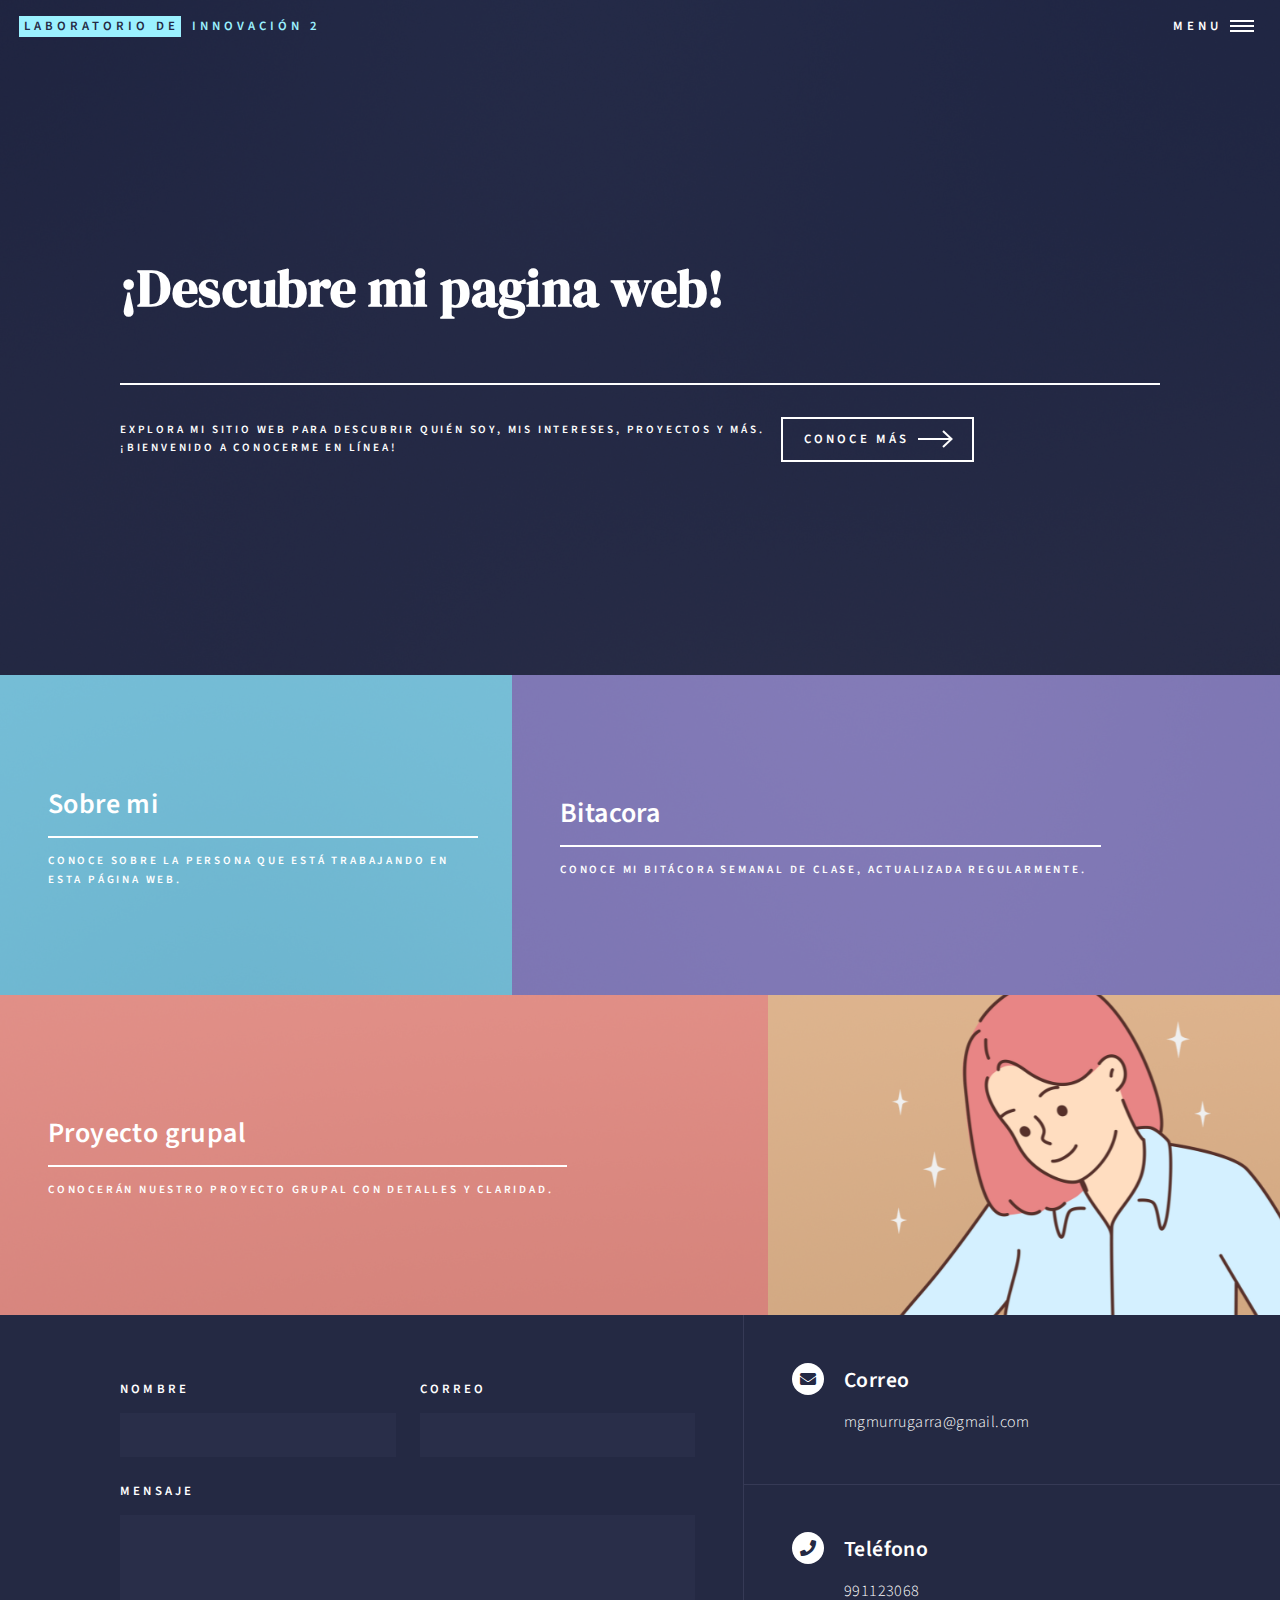
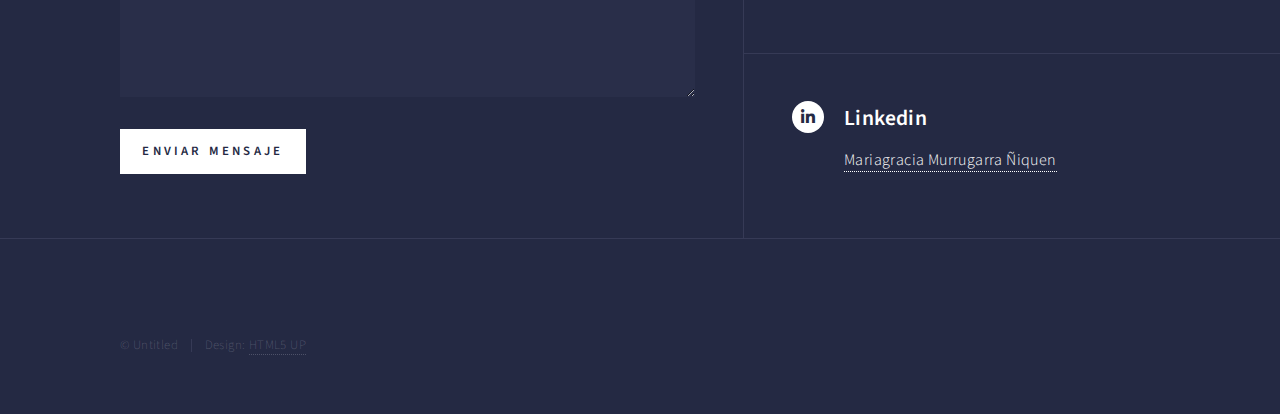
<file: index.html>
<!DOCTYPE HTML>
<!--
	Laboratorio de innovación 2
	html5up.net | @ajlkn
	Free for personal and commercial use under the CCA 3.0 license (html5up.net/license)
-->
<html>
	<head>
		<title>Laboratorio de innovación 2</title>
		<meta charset="utf-8" />
		<meta name="viewport" content="width=device-width, initial-scale=1, user-scalable=no" />
		<link rel="stylesheet" href="assets/css/main.css" />
		<noscript><link rel="stylesheet" href="assets/css/noscript.css" /></noscript>
	</head>
	<body class="is-preload">

		<!-- Wrapper -->
			<div id="wrapper">

				<!-- Header -->
					<header id="header" class="alt">
						<a href="index.html" class="logo"><strong>Laboratorio de </strong> <span>innovación 2</span></a>
						<nav>
							<a href="#menu">Menu</a>
						</nav>
						<link rel="preconnect" href="https://fonts.googleapis.com">
<link rel="preconnect" href="https://fonts.gstatic.com" crossorigin>
<link href="https://fonts.googleapis.com/css2?family=Alfa+Slab+One&family=DM+Serif+Display:ital@0;1&family=Kanit:ital,wght@0,100;0,200;0,300;0,400;0,500;0,600;0,700;0,800;0,900;1,100;1,200;1,300;1,400;1,500;1,600;1,700;1,800;1,900&family=Lilita+One&family=Nunito:ital,wght@0,200..1000;1,200..1000&family=Outfit:wght@100..900&family=Raleway:ital,wght@0,100..900;1,100..900&display=swap" rel="stylesheet">
						<link rel="preconnect" href="https://fonts.googleapis.com">
<link rel="preconnect" href="https://fonts.gstatic.com" crossorigin>
<link href="https://fonts.googleapis.com/css2?family=Alfa+Slab+One&family=DM+Serif+Display:ital@0;1&family=Lilita+One&family=Nunito:ital,wght@0,200..1000;1,200..1000&display=swap" rel="stylesheet">
					</header>

				<!-- Menu -->
					<nav id="menu">
						<ul class="links">
							<li><a href="index.html">Inicio</a></li>
							<li><a href="generic.html">Sobre mi</a></li>
							<li><a href="landing.html">Bitácora</a></li>
							<li><a href="elements.html">Trabajo grupal</a></li>
						</ul>
						<ul class="actions stacked">
				
						</ul>
					</nav>

				<!-- Banner -->
					<section id="banner" class="major">
						<div class="inner">
							<header class="major">
								<section id="tipoletra1"><h1>¡Descubre mi pagina web!</h1></section>
								
							</header>
							<div class="content">
								<p>Explora mi sitio web para descubrir quién soy, mis intereses, proyectos y más. <br />
								¡Bienvenido a conocerme en línea!</p>
								<ul class="actions">
									<li><a href="#one" class="button next scrolly">Conoce más</a></li>
								</ul>
							</div>
						</div>
					</section>

				<!-- Main -->
					<div id="main">

						<!-- One -->
							<section id="one" class="tiles">
								<article>
									<span class="image">
										<img src="images/pic01.jpg" alt="" />
									</span>
									<header class="major">
										<h3><a href="generic.html" class="link">Sobre mi</a></h3>
										<p>Conoce sobre la persona que está trabajando en esta página web.</p>
									</header>
								</article>
								<article>
									<span class="image">
										<img src="images/pic02.jpg" alt="" />
									</span>
									<header class="major">
										<h3><a href="landing.html" class="link">Bitacora</a></h3>
										<p>Conoce mi bitácora semanal de clase, actualizada regularmente.</p>
									</header>
								</article>
								<article>
									<span class="image">
										<img src="images/pic03.jpg" alt="" />
									</span>
									<header class="major">
										<h3><a href="elements.html" class="link">Proyecto grupal</a></h3>
										<p>Conocerán nuestro proyecto grupal con detalles y claridad.</p>
									</article>
									<article>
										<span class="image">
											<img src="images/pic03.jpg" alt="" />
										</span>
									<header class="major">
										
										<span class="images">
										<img src="images/pic 13 (1).png" alt="" />
										
										
									
								
									
								</article>
							</section>

						<!-- Two -->
	

					</div>

				<!-- Contact -->
					<section id="contact">
						<div class="inner">
							<section>
								<form method="post" action="#">
									<div class="fields">
										<div class="field half">
											<label for="name">Nombre</label>
											<input type="text" name="name" id="name" />
										</div>
										<div class="field half">
											<label for="email">Correo</label>
											<input type="text" name="email" id="email" />
										</div>
										<div class="field">
											<label for="message">Mensaje</label>
											<textarea name="message" id="message" rows="6"></textarea>
										</div>
									</div>
									<ul class="actions">
										<li><input type="submit" value="Enviar mensaje" class="primary" /></li>
									
									</ul>
								</form>
							</section>
							<section class="split">
								<section>
									<div class="contact-method">
										<span class="icon solid alt fa-envelope"></span>
										<h3>Correo</h3>
										<span>mgmurrugarra@gmail.com</span>
								</section>
								<section>
									<div class="contact-method">
										<span class="icon solid alt fa-phone"></span>
										<h3>Teléfono</h3>
										<span>991123068</span>
									</div>
								</section>
								<section>
									<div class="contact-method">
								
										<span<li><a href="#" class="icon brands alt fa-linkedin-in"><span class="label">LinkedIn</span></a></li>
										<h3>Linkedin</h3>
										<span> <a href=https://www.linkedin.com/in/mariagraciamurrugarra/?utm_source>Mariagracia Murrugarra Ñiquen </a>
										<br />
										</span>
									</div>
								</section>
							</section>
						</div>
					</section>

				<!-- Footer -->
					<footer id="footer">
						<div class="inner">
							<ul class="icons">
							
							</ul>
							<ul class="copyright">
								<li>&copy; Untitled</li><li>Design: <a href="https://html5up.net">HTML5 UP</a></li>
							</ul>
						</div>
					</footer>

			</div>

		<!-- Scripts -->
			<script src="assets/js/jquery.min.js"></script>
			<script src="assets/js/jquery.scrolly.min.js"></script>
			<script src="assets/js/jquery.scrollex.min.js"></script>
			<script src="assets/js/browser.min.js"></script>
			<script src="assets/js/breakpoints.min.js"></script>
			<script src="assets/js/util.js"></script>
			<script src="assets/js/main.js"></script>

	</body>
</html>
</file>
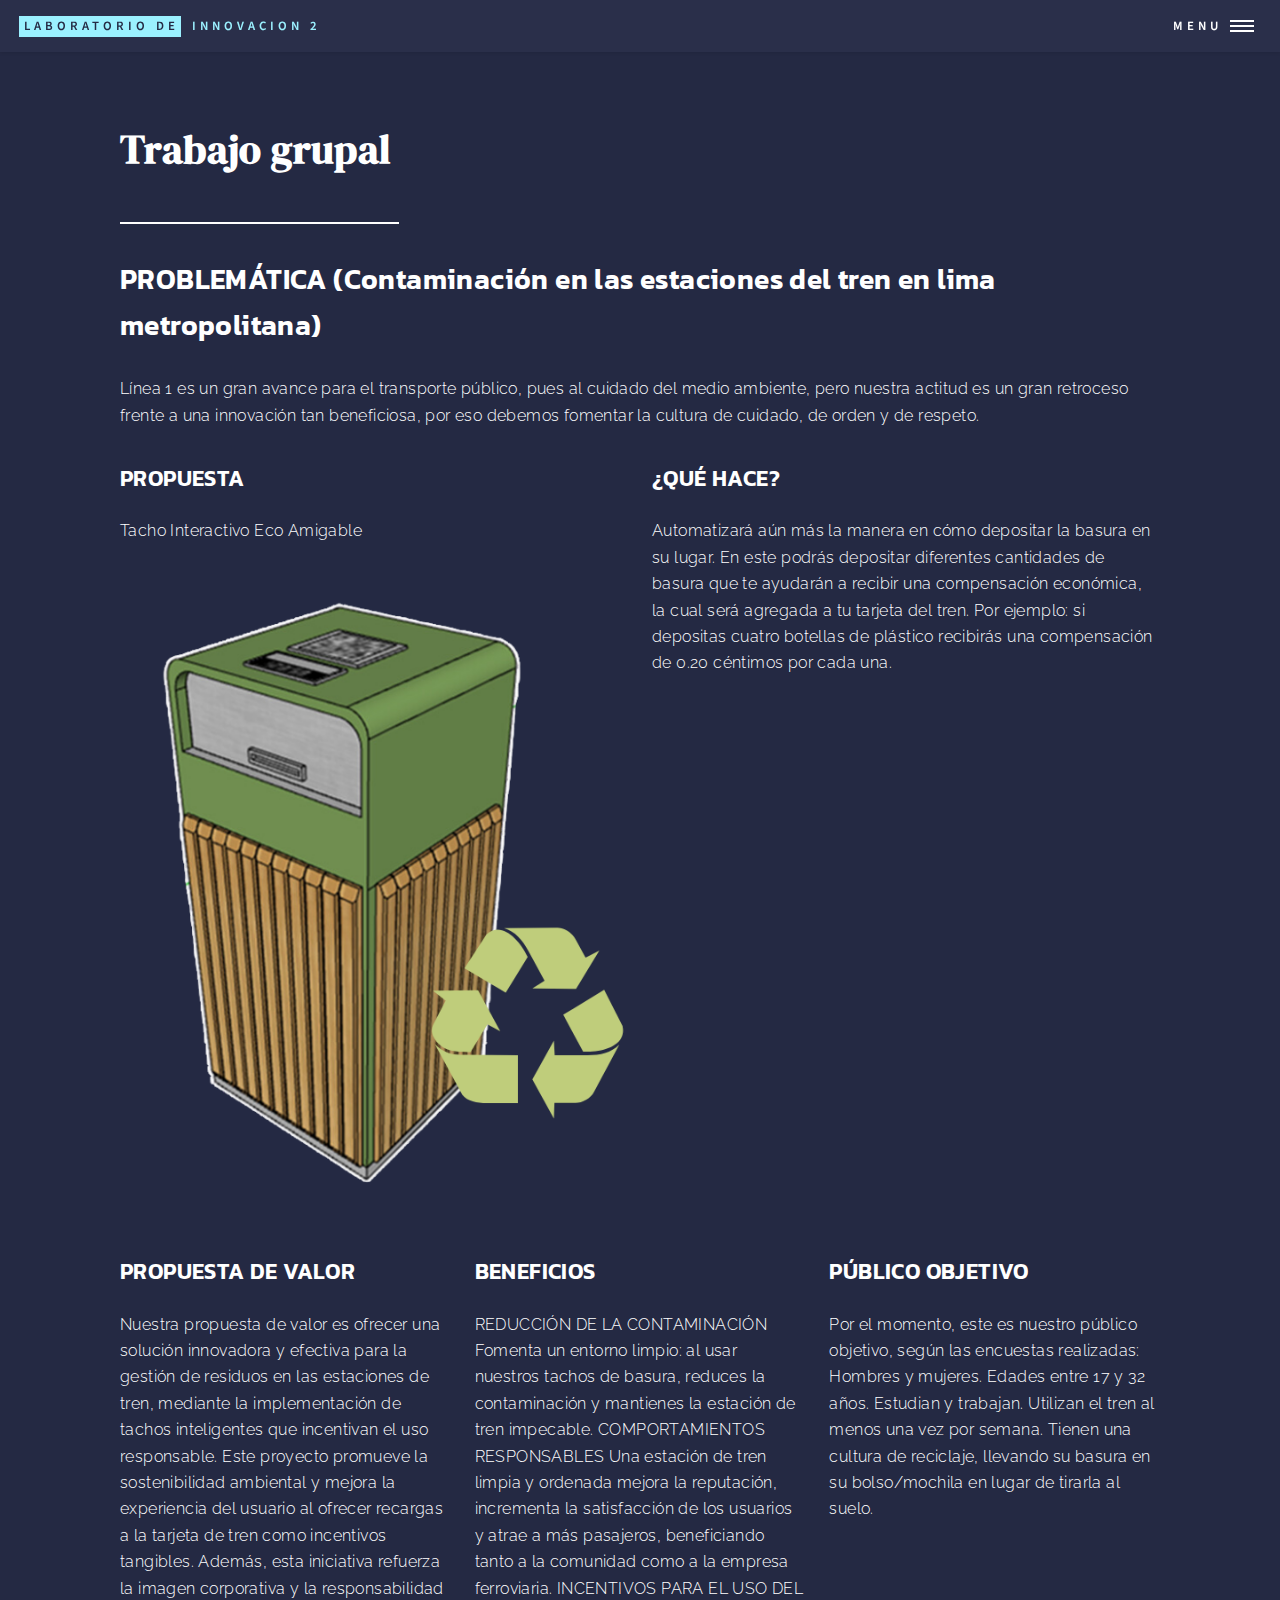
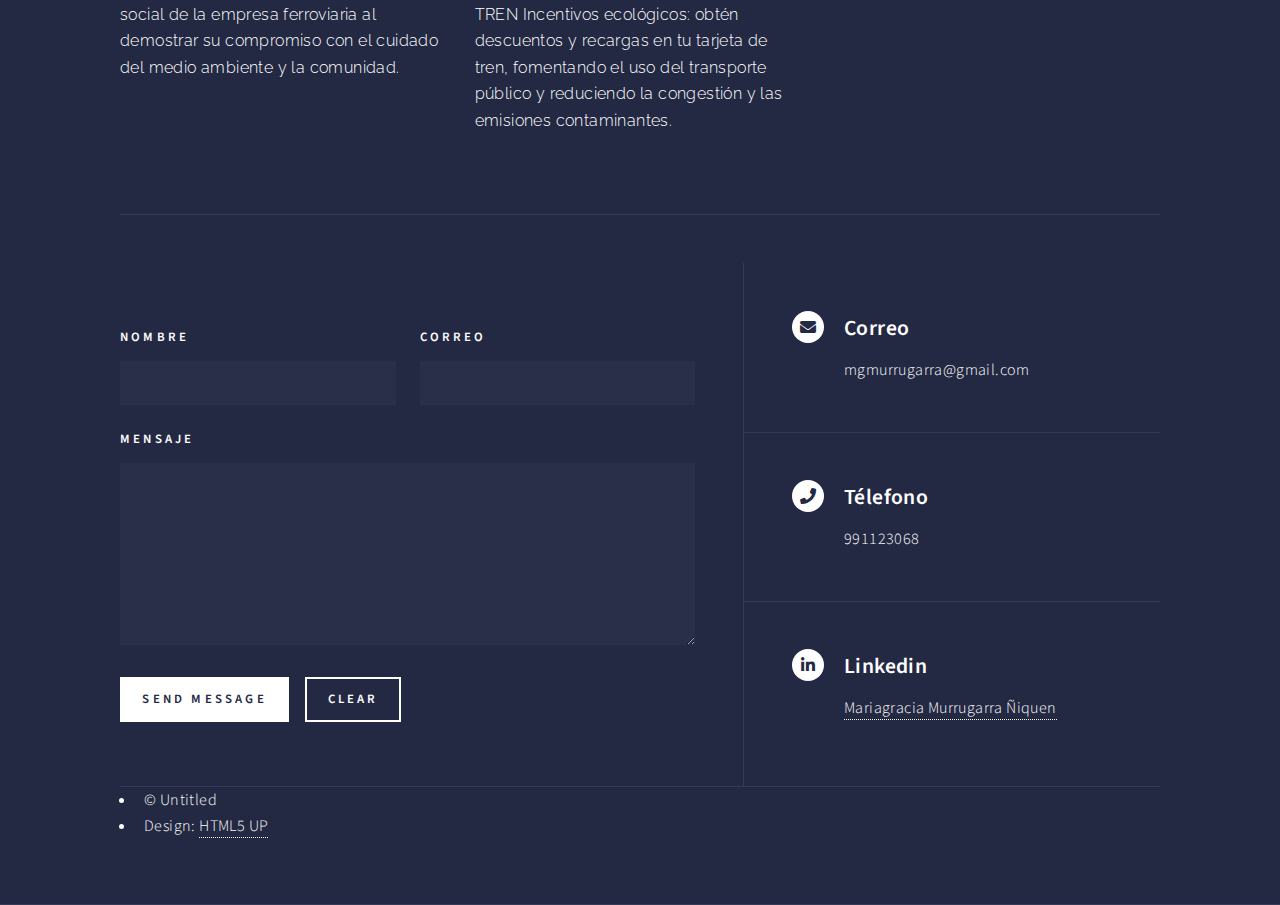
<file: elements.html>
<!DOCTYPE HTML>
<!--
	Forty by HTML5 UP
	html5up.net | @ajlkn
	Free for personal and commercial use under the CCA 3.0 license (html5up.net/license)
-->
<html>
	<head>
		<title>Laboratorio de innovación 2</title>
		<meta charset="utf-8" />
		<meta name="viewport" content="width=device-width, initial-scale=1, user-scalable=no" />
		<link rel="stylesheet" href="assets/css/main.css" />
		<noscript><link rel="stylesheet" href="assets/css/noscript.css" /></noscript>

	</head>
	<body class="is-preload">

		<!-- Wrapper -->
			<div id="wrapper">

				<!-- Header -->
					<header id="header">
						<a href="index.html" class="logo"><strong>Laboratorio de </strong> <span>innovacion 2</span></a>
						<nav>
							<a href="#menu">Menu</a>
						</nav>
						<link rel="preconnect" href="https://fonts.googleapis.com">
<link rel="preconnect" href="https://fonts.gstatic.com" crossorigin>
<link href="https://fonts.googleapis.com/css2?family=Alfa+Slab+One&family=DM+Serif+Display:ital@0;1&family=Kanit:ital,wght@0,100;0,200;0,300;0,400;0,500;0,600;0,700;0,800;0,900;1,100;1,200;1,300;1,400;1,500;1,600;1,700;1,800;1,900&family=Lilita+One&family=Nunito:ital,wght@0,200..1000;1,200..1000&family=Outfit:wght@100..900&family=Raleway:ital,wght@0,100..900;1,100..900&display=swap" rel="stylesheet">
						<link rel="preconnect" href="https://fonts.googleapis.com">
<link rel="preconnect" href="https://fonts.gstatic.com" crossorigin>
<link href="https://fonts.googleapis.com/css2?family=Alfa+Slab+One&family=DM+Serif+Display:ital@0;1&family=Kanit:ital,wght@0,100;0,200;0,300;0,400;0,500;0,600;0,700;0,800;0,900;1,100;1,200;1,300;1,400;1,500;1,600;1,700;1,800;1,900&family=Lilita+One&family=Nunito:ital,wght@0,200..1000;1,200..1000&family=Outfit:wght@100..900&family=Raleway:ital,wght@0,100..900;1,100..900&display=swap" rel="stylesheet">
						<link rel="preconnect" href="https://fonts.googleapis.com">
<link rel="preconnect" href="https://fonts.gstatic.com" crossorigin>
<link href="https://fonts.googleapis.com/css2?family=Alfa+Slab+One&family=DM+Serif+Display:ital@0;1&family=Kanit:ital,wght@0,100;0,200;0,300;0,400;0,500;0,600;0,700;0,800;0,900;1,100;1,200;1,300;1,400;1,500;1,600;1,700;1,800;1,900&family=Lilita+One&family=Nunito:ital,wght@0,200..1000;1,200..1000&family=Outfit:wght@100..900&family=Raleway:ital,wght@0,100..900;1,100..900&display=swap" rel="stylesheet">
					</header>

				<!-- Menu -->
					<nav id="menu">
						<ul class="links">
							<li><a href="index.html">Inicio</a></li>
							<li><a href="generic.html">Sobre mi</a></li>
							<li><a href="landing.html">Bitácora</a></li>
							<li><a href="elements.html">Trabajo grupal</a></li>
						</ul>
						<ul class="actions stacked">
							<li><a href="#" class="button primary fit">Get Started</a></li>
							<li><a href="#" class="button fit">Log In</a></li>
						</ul>
					</nav>

				<!-- Main -->
					<div id="main" class="alt">

						<!-- One -->
							<section id="one">
								<div class="inner">
									<header class="major">
										<section id="tipoletra1"><h1>Trabajo grupal</h1></section>
									</header>

									<!-- Content -->
									<section id="tipoletra2"><h2 id="content">PROBLEMÁTICA (Contaminación en las estaciones del tren en lima metropolitana)</h2></section>
									<section id="tipoletra3"><p>Línea 1 es un gran avance para el transporte público, pues al cuidado del medio ambiente, pero nuestra actitud es un gran retroceso frente a una innovación tan beneficiosa, por eso debemos fomentar la cultura de cuidado, de orden y de respeto.</p></section>
										<div class="row">
											<div class="col-6 col-12-small">
												<section id="tipoletra2"><h3>PROPUESTA</h3></section>
												<section id="tipoletra3"><p>Tacho Interactivo Eco Amigable</p></section>
												<span class="image main"><img src="images/TACHO.png" /></span>
											</div>
											<div class="col-6 col-12-small">
												<section id="tipoletra2"><h3>¿QUÉ HACE?</h3></section>
												<section id="tipoletra3"><p>Automatizará aún más la manera en cómo depositar la basura en su lugar. En este podrás depositar diferentes cantidades de basura que te ayudarán a recibir una compensación económica, la cual será agregada a tu tarjeta del tren. 

													Por ejemplo: si depositas cuatro botellas de plástico recibirás una compensación de 0.20 céntimos por cada una.</p></section>
											</div>
											<!-- Break -->
											<div class="col-4 col-12-medium">
												<section id="tipoletra2"><h3>PROPUESTA DE VALOR </h3></section>
												<section id="tipoletra3"><p>Nuestra propuesta de valor es ofrecer una solución innovadora y efectiva para la gestión de residuos en las estaciones de tren, mediante la implementación de tachos inteligentes que incentivan el uso responsable. 

													Este proyecto promueve la sostenibilidad ambiental y mejora la experiencia del usuario al ofrecer recargas a la tarjeta de tren como incentivos tangibles.
													
													Además, esta iniciativa refuerza la imagen corporativa y la responsabilidad social de la empresa ferroviaria al demostrar su compromiso con el cuidado del medio ambiente y la comunidad.</p></section>
											</div>
											<div class="col-4 col-12-medium">
												<section id="tipoletra2"><h3>BENEFICIOS</h3></section>
												<section id="tipoletra3"><p>REDUCCIÓN DE LA CONTAMINACIÓN

													Fomenta un entorno limpio: al usar nuestros tachos de basura, reduces la contaminación y mantienes la estación de tren impecable.
													
													COMPORTAMIENTOS RESPONSABLES
													
													Una estación de tren limpia y ordenada mejora la reputación, incrementa la satisfacción de los usuarios y atrae a más pasajeros, beneficiando tanto a la comunidad como a la empresa ferroviaria.
													
													INCENTIVOS PARA EL USO DEL TREN
													
													Incentivos ecológicos: obtén descuentos y recargas en tu tarjeta de tren, fomentando el uso del transporte público y reduciendo la congestión y las emisiones contaminantes.
													</p></section>
											</div>
											<div class="col-4 col-12-medium">
												<section id="tipoletra2"><h3>PÚBLICO OBJETIVO</h3></section>
												<section id="tipoletra3"><p>Por el momento, este es nuestro público objetivo, según las encuestas realizadas:

													Hombres y mujeres.
													Edades entre 17 y 32 años.
													Estudian y trabajan.
													Utilizan el tren al menos una vez por semana.
													Tienen una cultura de reciclaje, llevando su basura en su bolso/mochila en lugar de tirarla al suelo. </p></section>
											</div>
										</div>

									<hr class="major" />

									

				<!-- Contact -->
					<section id="contact">
						<div class="inner">
							<section>
								<form method="post" action="#">
									<div class="fields">
										<div class="field half">
											<label for="name">Nombre</label>
											<input type="text" name="name" id="name" />
										</div>
										<div class="field half">
											<label for="email">Correo</label>
											<input type="text" name="email" id="email" />
										</div>
										<div class="field">
											<label for="message">Mensaje</label>
											<textarea name="message" id="message" rows="6"></textarea>
										</div>
									</div>
									<ul class="actions">
										<li><input type="submit" value="Send Message" class="primary" /></li>
										<li><input type="reset" value="Clear" /></li>
									</ul>
								</form>
							</section>
							<section class="split">
								<section>
									<div class="contact-method">
										<span class="icon solid alt fa-envelope"></span>
										<h3>Correo</h3>
										<span>mgmurrugarra@gmail.com</span>
									</div>
								</section>
								<section>
									<div class="contact-method">
										<span class="icon solid alt fa-phone"></span>
										<h3>Télefono</h3>
										<span>991123068</span>
									</div>
								</section>
								<section>
									<div class="contact-method">
										<span<li><a href="#" class="icon brands alt fa-linkedin-in"><span class="label">LinkedIn</span></a></li>
											<h3>Linkedin</h3>
											<span> <a href=https://www.linkedin.com/in/mariagraciamurrugarra/?utm_source>Mariagracia Murrugarra Ñiquen </a>
											<br />
											</span>
									</div>
								</section>
							</section>
						</div>
					</section>

			
							</ul>
							<ul class="copyright">
								<li>&copy; Untitled</li><li>Design: <a href="https://html5up.net">HTML5 UP</a></li>
							</ul>
						</div>
					</footer>

			</div>

		<!-- Scripts -->
			<script src="assets/js/jquery.min.js"></script>
			<script src="assets/js/jquery.scrolly.min.js"></script>
			<script src="assets/js/jquery.scrollex.min.js"></script>
			<script src="assets/js/browser.min.js"></script>
			<script src="assets/js/breakpoints.min.js"></script>
			<script src="assets/js/util.js"></script>
			<script src="assets/js/main.js"></script>

	</body>
</html>
</file>
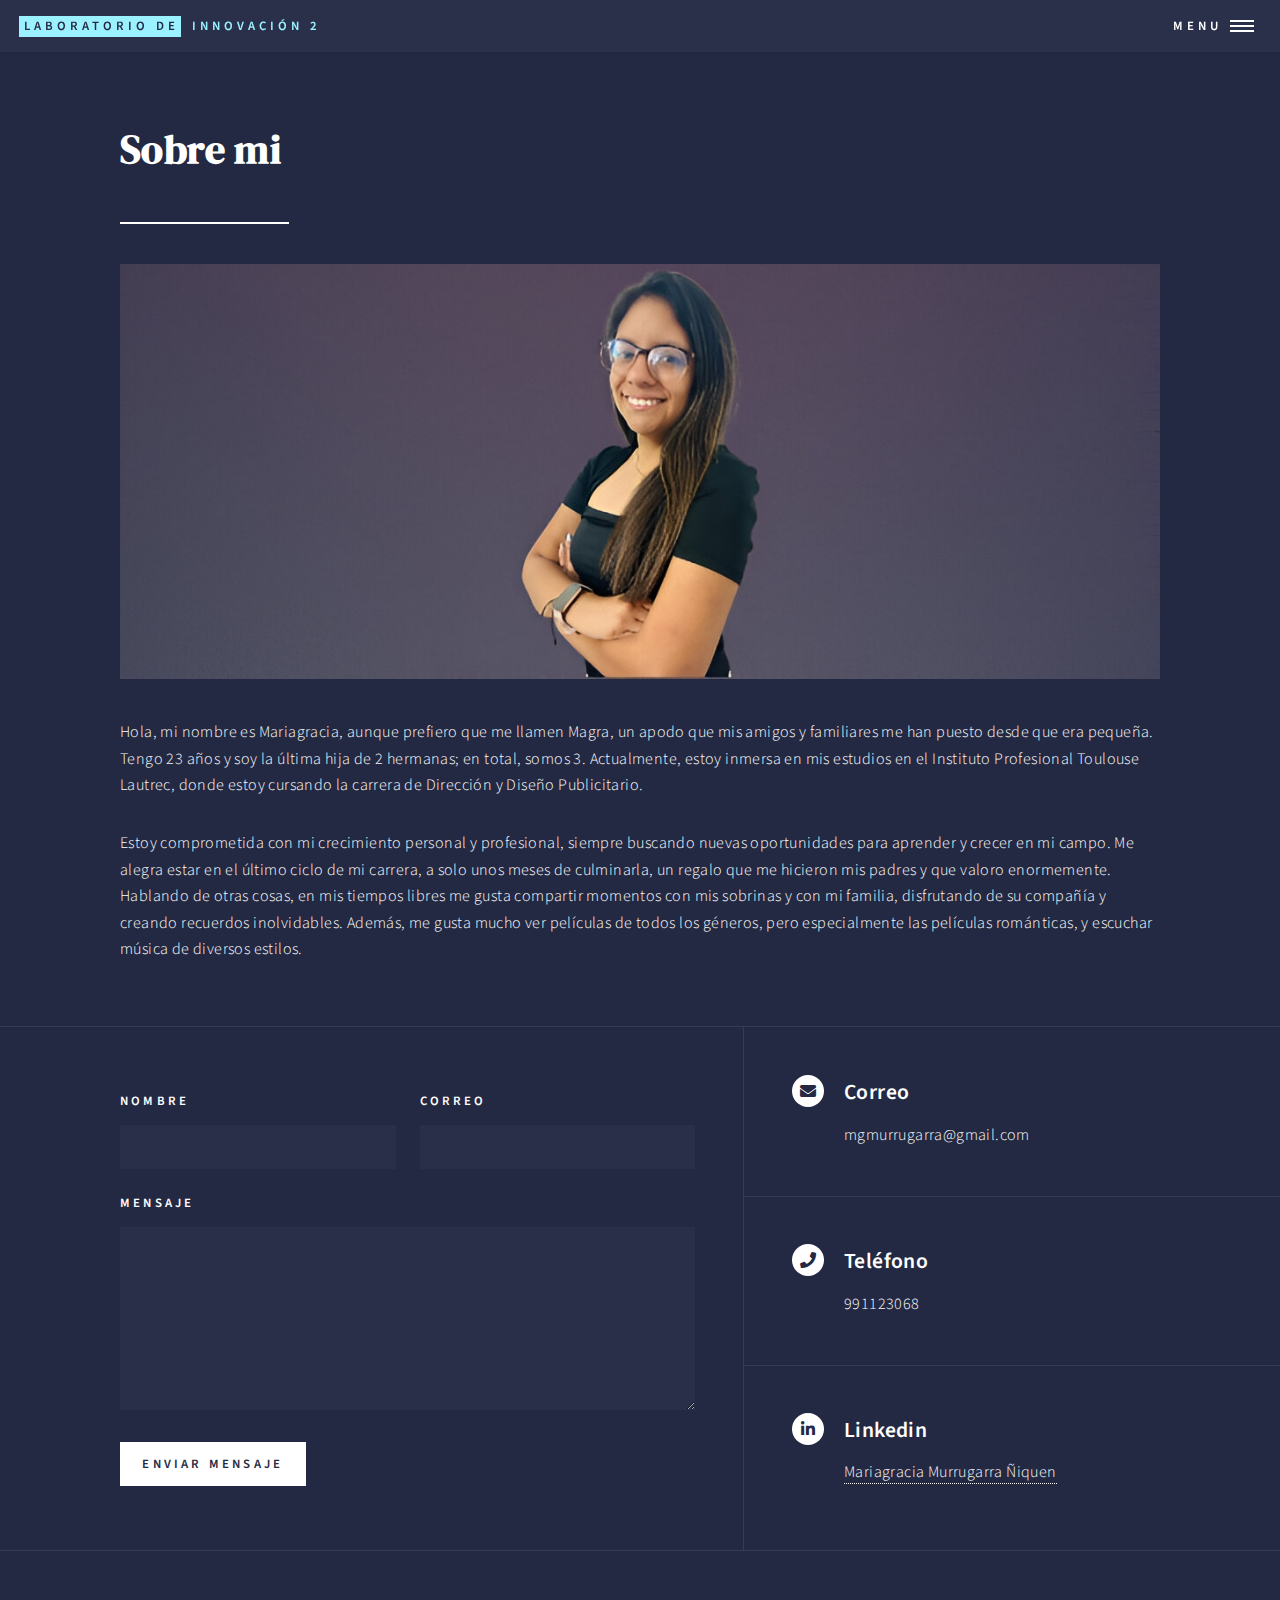
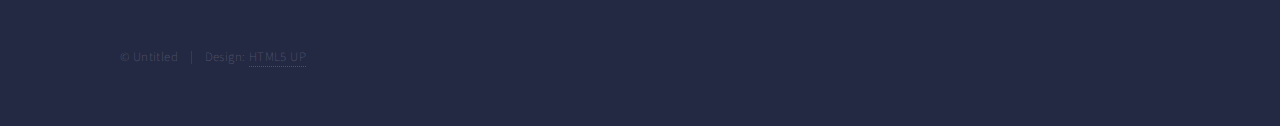
<file: generic.html>
<!DOCTYPE HTML>
<!--
	Laboratorio de innovación 2
	html5up.net | @ajlkn
	Free for personal and commercial use under the CCA 3.0 license (html5up.net/license)
-->
<html>
	<head>
		<title>Generic - Laboratorio de innovación 2</title>
		<meta charset="utf-8" />
		<meta name="viewport" content="width=device-width, initial-scale=1, user-scalable=no" />
		<link rel="stylesheet" href="assets/css/main.css" />
		<noscript><link rel="stylesheet" href="assets/css/noscript.css" /></noscript>
	</head>
	<body class="is-preload">

		<!-- Wrapper -->
			<div id="wrapper">

				<!-- Header -->
					<header id="header">
						<a href="index.html" class="logo"><strong>Laboratorio de </strong> <span>innovación 2</span></a>
						<nav>
							<a href="#menu">Menu</a>
						</nav>
						<link rel="preconnect" href="https://fonts.googleapis.com">
<link rel="preconnect" href="https://fonts.gstatic.com" crossorigin>
<link href="https://fonts.googleapis.com/css2?family=Alfa+Slab+One&family=DM+Serif+Display:ital@0;1&family=Kanit:ital,wght@0,100;0,200;0,300;0,400;0,500;0,600;0,700;0,800;0,900;1,100;1,200;1,300;1,400;1,500;1,600;1,700;1,800;1,900&family=Lilita+One&family=Nunito:ital,wght@0,200..1000;1,200..1000&family=Outfit:wght@100..900&family=Raleway:ital,wght@0,100..900;1,100..900&display=swap" rel="stylesheet">
					</header>

				<!-- Menu -->
					<nav id="menu">
						<ul class="links">
							<li><a href="index.html">Inicio</a></li>
							<li><a href="generic.html">Sobre mi</a></li>
							<li><a href="landing.html">Bitacora</a></li>
							<li><a href="elements.html">Trabajo grupal</a></li>
						</ul>
					
						</ul>
					</nav>

				<!-- Main -->
					<div id="main" class="alt">

						<!-- One -->
							<section id="one">
								<div class="inner">
									<header class="major">
									<section id="tipoletra1"><h1>Sobre mi</h1></section>
									</header>
								
									<span class="image main"><img src="images/foto magra...jpeg" alt="" /></span>
									<p>Hola, mi nombre es Mariagracia, aunque prefiero que me llamen Magra, un apodo que mis amigos y familiares me han puesto desde que era pequeña. Tengo 23 años y soy la última hija de 2 hermanas; en total, somos 3. Actualmente, estoy inmersa en mis estudios en el Instituto Profesional Toulouse Lautrec, donde estoy cursando la carrera de Dirección y Diseño Publicitario. </p>
									<p>Estoy comprometida con mi crecimiento personal y profesional, siempre buscando nuevas oportunidades para aprender y crecer en mi campo. Me alegra estar en el último ciclo de mi carrera, a solo unos meses de culminarla, un regalo que me hicieron mis padres y que valoro enormemente. Hablando de otras cosas, en mis tiempos libres me gusta compartir momentos con mis sobrinas y con mi familia, disfrutando de su compañía y creando recuerdos inolvidables. Además, me gusta mucho ver películas de todos los géneros, pero especialmente las películas románticas, y escuchar música de diversos estilos.</p>
									
								</div>
							</section>

					</div>

				<!-- Contact -->
					<section id="contact">
						<div class="inner">
							<section>
								<form method="post" action="#">
									<div class="fields">
										<div class="field half">
											<label for="name">Nombre</label>
											<input type="text" name="name" id="name" />
										</div>
										<div class="field half">
											<label for="email">Correo</label>
											<input type="text" name="email" id="email" />
										</div>
										<div class="field">
											<label for="message">Mensaje</label>
											<textarea name="message" id="message" rows="6"></textarea>
										</div>
									</div>
									<ul class="actions">
										<li><input type="submit" value="Enviar mensaje" class="primary" /></li>
								
									</ul>
								</form>
							</section>
							<section class="split">
								<section>
									<div class="contact-method">
										<span class="icon solid alt fa-envelope"></span>
										<h3>Correo</h3>
										<span>mgmurrugarra@gmail.com</span>
									</div>
								</section>
								<section>
									<div class="contact-method">
										<span class="icon solid alt fa-phone"></span>
										<h3>Teléfono</h3>
										<span>991123068</span>
									</div>
								</section>
								<section>
									<div class="contact-method">
										<span<li><a href="#" class="icon brands alt fa-linkedin-in"><span class="label">LinkedIn</span></a></li>
										<h3>Linkedin</h3>
										<span> <a href=https://www.linkedin.com/in/mariagraciamurrugarra/?utm_source>Mariagracia Murrugarra Ñiquen </a>
										<br />
										</span>
									</div>
								</section>
							</section>
						</div>
					</section>

				<!-- Footer -->
					<footer id="footer">
						<div class="inner">
							<ul class="icons">
							
							</ul>
							<ul class="copyright">
								<li>&copy; Untitled</li><li>Design: <a href="https://html5up.net">HTML5 UP</a></li>
							</ul>
						</div>
					</footer>

			</div>

		<!-- Scripts -->
			<script src="assets/js/jquery.min.js"></script>
			<script src="assets/js/jquery.scrolly.min.js"></script>
			<script src="assets/js/jquery.scrollex.min.js"></script>
			<script src="assets/js/browser.min.js"></script>
			<script src="assets/js/breakpoints.min.js"></script>
			<script src="assets/js/util.js"></script>
			<script src="assets/js/main.js"></script>

	</body>
</html>
</file>
<file: assets/css/noscript.css>
/*
	Forty by HTML5 UP
	html5up.net | @ajlkn
	Free for personal and commercial use under the CCA 3.0 license (html5up.net/license)
*/

/* Banner */

	body.is-preload #banner:after {
		opacity: 0.85;
	}

	body.is-preload #banner > .inner {
		-moz-filter: none;
		-webkit-filter: none;
		-ms-filter: none;
		filter: none;
		-moz-transform: none;
		-webkit-transform: none;
		-ms-transform: none;
		transform: none;
		opacity: 1;
	}
</file>
<file: assets/css/main.css>
@import url(fontawesome-all.min.css);
@import url("https://fonts.googleapis.com/css?family=Source+Sans+Pro:300,300italic,600,600italic");

/*
	Forty by HTML5 UP
	html5up.net | @ajlkn
	Free for personal and commercial use under the CCA 3.0 license (html5up.net/license)
*/

html, body, div, span, applet, object,
iframe, h1, h2, h3, h4, h5, h6, p, blockquote,
pre, a, abbr, acronym, address, big, cite,
code, del, dfn, em, img, ins, kbd, q, s, samp,
small, strike, strong, sub, sup, tt, var, b,
u, i, center, dl, dt, dd, ol, ul, li, fieldset,
form, label, legend, table, caption, tbody,
tfoot, thead, tr, th, td, article, aside,
canvas, details, embed, figure, figcaption,
footer, header, hgroup, menu, nav, output, ruby,
section, summary, time, mark, audio, video {
	margin: 0;
	padding: 0;
	border: 0;
	font-size: 100%;
	font: inherit;
	vertical-align: baseline;}

article, aside, details, figcaption, figure,
footer, header, hgroup, menu, nav, section {
	display: block;}

body {
	line-height: 1;
}

ol, ul {
	list-style: none;
}

blockquote, q {
	quotes: none;
}

	blockquote:before, blockquote:after, q:before, q:after {
		content: '';
		content: none;
	}

table {
	border-collapse: collapse;
	border-spacing: 0;
}

body {
	-webkit-text-size-adjust: none;
}

mark {
	background-color: transparent;
	color: inherit;
}

input::-moz-focus-inner {
	border: 0;
	padding: 0;
}

input, select, textarea {
	-moz-appearance: none;
	-webkit-appearance: none;
	-ms-appearance: none;
	appearance: none;
}

/* Basic */

	@-ms-viewport {
		width: device-width;
	}

	body {
		-ms-overflow-style: scrollbar;
	}

	@media screen and (max-width: 480px) {

		html, body {
			min-width: 320px;
		}

	}

	html {
		box-sizing: border-box;
	}

	*, *:before, *:after {
		box-sizing: inherit;
	}

	body {
		background: #242943;
	}

		body.is-preload *, body.is-preload *:before, body.is-preload *:after {
			-moz-animation: none !important;
			-webkit-animation: none !important;
			-ms-animation: none !important;
			animation: none !important;
			-moz-transition: none !important;
			-webkit-transition: none !important;
			-ms-transition: none !important;
			transition: none !important;
		}

/* Type */

	body, input, select, textarea {
		color: #ffffff;
		font-family: "Source Sans Pro", Helvetica, sans-serif;
		font-size: 17pt;
		font-weight: 300;
		letter-spacing: 0.025em;
		line-height: 1.65;
	}

		@media screen and (max-width: 1680px) {

			body, input, select, textarea {
				font-size: 14pt;
			}

		}

		@media screen and (max-width: 1280px) {

			body, input, select, textarea {
				font-size: 12pt;
			}

		}

		@media screen and (max-width: 360px) {

			body, input, select, textarea {
				font-size: 11pt;
			}

		}

	a {
		-moz-transition: color 0.2s ease-in-out, border-bottom-color 0.2s ease-in-out;
		-webkit-transition: color 0.2s ease-in-out, border-bottom-color 0.2s ease-in-out;
		-ms-transition: color 0.2s ease-in-out, border-bottom-color 0.2s ease-in-out;
		transition: color 0.2s ease-in-out, border-bottom-color 0.2s ease-in-out;
		border-bottom: dotted 1px;
		color: inherit;
		text-decoration: none;
	}

		a:hover {
			border-bottom-color: transparent;
			color: #9bf1ff !important;
		}

		a:active {
			color: #53e3fb !important;
		}

	strong, b {
		color: #ffffff;
		font-weight: 600;
	}

	em, i {
		font-style: italic;
	}

	p {
		margin: 0 0 2em 0;
	}

	h1, h2, h3, h4, h5, h6 {
		color: #ffffff;
		font-weight: 600;
		line-height: 1.65;
		margin: 0 0 1em 0;
	}

		h1 a, h2 a, h3 a, h4 a, h5 a, h6 a {
			color: inherit;
			border-bottom: 0;
		}

	h1 {
		font-size: 2.5em;
	}

	h2 {
		font-size: 1.75em;
	}

	h3 {
		font-size: 1.35em;
	}

	h4 {
		font-size: 1.1em;
	}

	h5 {
		font-size: 0.9em;
	}

	h6 {
		font-size: 0.7em;
	}

	@media screen and (max-width: 736px) {

		h1 {
			font-size: 2em;
		}

		h2 {
			font-size: 1.5em;
		}

		h3 {
			font-size: 1.25em;
		}

	}

	sub {
		font-size: 0.8em;
		position: relative;
		top: 0.5em;
	}

	sup {
		font-size: 0.8em;
		position: relative;
		top: -0.5em;
	}

	blockquote {
		border-left: solid 4px rgba(212, 212, 255, 0.1);
		font-style: italic;
		margin: 0 0 2em 0;
		padding: 0.5em 0 0.5em 2em;
	}

	code {
		background: rgba(212, 212, 255, 0.035);
		font-family: "Courier New", monospace;
		font-size: 0.9em;
		margin: 0 0.25em;
		padding: 0.25em 0.65em;
	}
	.bree-serif-regular {
  font-family: "Bree Serif", serif;
  font-weight: 400;
  font-style: normal;
}


	pre {
		-webkit-overflow-scrolling: touch;
		font-family: "Courier New", monospace;
		font-size: 0.9em;
		margin: 0 0 2em 0;
	}

		pre code {
			display: block;
			line-height: 1.75;
			padding: 1em 1.5em;
			overflow-x: auto;
		}

	hr {
		border: 0;
		border-bottom: solid 1px rgba(212, 212, 255, 0.1);
		margin: 2em 0;
	}

		hr.major {
			margin: 3em 0;
		}

	.align-left {
		text-align: left;
	}

	.align-center {
		text-align: center;
	}

	.align-right {
		text-align: right;
	}

/* Row */

	.row {
		display: flex;
		flex-wrap: wrap;
		box-sizing: border-box;
		align-items: stretch;
	}

		.row > * {
			box-sizing: border-box;
		}

		.row.gtr-uniform > * > :last-child {
			margin-bottom: 0;
		}

		.row.aln-left {
			justify-content: flex-start;
		}

		.row.aln-center {
			justify-content: center;
		}

		.row.aln-right {
			justify-content: flex-end;
		}

		.row.aln-top {
			align-items: flex-start;
		}

		.row.aln-middle {
			align-items: center;
		}

		.row.aln-bottom {
			align-items: flex-end;
		}

		.row > .imp {
			order: -1;
		}

		.row > .col-1 {
			width: 8.33333%;
		}

		.row > .off-1 {
			margin-left: 8.33333%;
		}

		.row > .col-2 {
			width: 16.66667%;
		}

		.row > .off-2 {
			margin-left: 16.66667%;
		}

		.row > .col-3 {
			width: 25%;
		}

		.row > .off-3 {
			margin-left: 25%;
		}

		.row > .col-4 {
			width: 33.33333%;
		}

		.row > .off-4 {
			margin-left: 33.33333%;
		}

		.row > .col-5 {
			width: 41.66667%;
		}

		.row > .off-5 {
			margin-left: 41.66667%;
		}

		.row > .col-6 {
			width: 50%;
		}

		.row > .off-6 {
			margin-left: 50%;
		}

		.row > .col-7 {
			width: 58.33333%;
		}

		.row > .off-7 {
			margin-left: 58.33333%;
		}

		.row > .col-8 {
			width: 66.66667%;
		}

		.row > .off-8 {
			margin-left: 66.66667%;
		}

		.row > .col-9 {
			width: 75%;
		}

		.row > .off-9 {
			margin-left: 75%;
		}

		.row > .col-10 {
			width: 83.33333%;
		}

		.row > .off-10 {
			margin-left: 83.33333%;
		}

		.row > .col-11 {
			width: 91.66667%;
		}

		.row > .off-11 {
			margin-left: 91.66667%;
		}

		.row > .col-12 {
			width: 100%;
		}

		.row > .off-12 {
			margin-left: 100%;
		}

		.row.gtr-0 {
			margin-top: 0;
			margin-left: 0em;
		}

			.row.gtr-0 > * {
				padding: 0 0 0 0em;
			}

			.row.gtr-0.gtr-uniform {
				margin-top: 0em;
			}

				.row.gtr-0.gtr-uniform > * {
					padding-top: 0em;
				}

		.row.gtr-25 {
			margin-top: 0;
			margin-left: -0.5em;
		}

			.row.gtr-25 > * {
				padding: 0 0 0 0.5em;
			}

			.row.gtr-25.gtr-uniform {
				margin-top: -0.5em;
			}

				.row.gtr-25.gtr-uniform > * {
					padding-top: 0.5em;
				}

		.row.gtr-50 {
			margin-top: 0;
			margin-left: -1em;
		}

			.row.gtr-50 > * {
				padding: 0 0 0 1em;
			}

			.row.gtr-50.gtr-uniform {
				margin-top: -1em;
			}

				.row.gtr-50.gtr-uniform > * {
					padding-top: 1em;
				}

		.row {
			margin-top: 0;
			margin-left: -2em;
		}

			.row > * {
				padding: 0 0 0 2em;
			}

			.row.gtr-uniform {
				margin-top: -2em;
			}

				.row.gtr-uniform > * {
					padding-top: 2em;
				}

		.row.gtr-150 {
			margin-top: 0;
			margin-left: -3em;
		}

			.row.gtr-150 > * {
				padding: 0 0 0 3em;
			}

			.row.gtr-150.gtr-uniform {
				margin-top: -3em;
			}

				.row.gtr-150.gtr-uniform > * {
					padding-top: 3em;
				}

		.row.gtr-200 {
			margin-top: 0;
			margin-left: -4em;
		}

			.row.gtr-200 > * {
				padding: 0 0 0 4em;
			}

			.row.gtr-200.gtr-uniform {
				margin-top: -4em;
			}

				.row.gtr-200.gtr-uniform > * {
					padding-top: 4em;
				}

		@media screen and (max-width: 1680px) {

			.row {
				display: flex;
				flex-wrap: wrap;
				box-sizing: border-box;
				align-items: stretch;
			}

				.row > * {
					box-sizing: border-box;
				}

				.row.gtr-uniform > * > :last-child {
					margin-bottom: 0;
				}

				.row.aln-left {
					justify-content: flex-start;
				}

				.row.aln-center {
					justify-content: center;
				}

				.row.aln-right {
					justify-content: flex-end;
				}

				.row.aln-top {
					align-items: flex-start;
				}

				.row.aln-middle {
					align-items: center;
				}

				.row.aln-bottom {
					align-items: flex-end;
				}

				.row > .imp-xlarge {
					order: -1;
				}

				.row > .col-1-xlarge {
					width: 8.33333%;
				}

				.row > .off-1-xlarge {
					margin-left: 8.33333%;
				}

				.row > .col-2-xlarge {
					width: 16.66667%;
				}

				.row > .off-2-xlarge {
					margin-left: 16.66667%;
				}

				.row > .col-3-xlarge {
					width: 25%;
				}

				.row > .off-3-xlarge {
					margin-left: 25%;
				}

				.row > .col-4-xlarge {
					width: 33.33333%;
				}

				.row > .off-4-xlarge {
					margin-left: 33.33333%;
				}

				.row > .col-5-xlarge {
					width: 41.66667%;
				}

				.row > .off-5-xlarge {
					margin-left: 41.66667%;
				}

				.row > .col-6-xlarge {
					width: 50%;
				}

				.row > .off-6-xlarge {
					margin-left: 50%;
				}

				.row > .col-7-xlarge {
					width: 58.33333%;
				}

				.row > .off-7-xlarge {
					margin-left: 58.33333%;
				}

				.row > .col-8-xlarge {
					width: 66.66667%;
				}

				.row > .off-8-xlarge {
					margin-left: 66.66667%;
				}

				.row > .col-9-xlarge {
					width: 75%;
				}

				.row > .off-9-xlarge {
					margin-left: 75%;
				}

				.row > .col-10-xlarge {
					width: 83.33333%;
				}

				.row > .off-10-xlarge {
					margin-left: 83.33333%;
				}

				.row > .col-11-xlarge {
					width: 91.66667%;
				}

				.row > .off-11-xlarge {
					margin-left: 91.66667%;
				}

				.row > .col-12-xlarge {
					width: 100%;
				}

				.row > .off-12-xlarge {
					margin-left: 100%;
				}

				.row.gtr-0 {
					margin-top: 0;
					margin-left: 0em;
				}

					.row.gtr-0 > * {
						padding: 0 0 0 0em;
					}

					.row.gtr-0.gtr-uniform {
						margin-top: 0em;
					}

						.row.gtr-0.gtr-uniform > * {
							padding-top: 0em;
						}

				.row.gtr-25 {
					margin-top: 0;
					margin-left: -0.5em;
				}

					.row.gtr-25 > * {
						padding: 0 0 0 0.5em;
					}

					.row.gtr-25.gtr-uniform {
						margin-top: -0.5em;
					}

						.row.gtr-25.gtr-uniform > * {
							padding-top: 0.5em;
						}

				.row.gtr-50 {
					margin-top: 0;
					margin-left: -1em;
				}

					.row.gtr-50 > * {
						padding: 0 0 0 1em;
					}

					.row.gtr-50.gtr-uniform {
						margin-top: -1em;
					}

						.row.gtr-50.gtr-uniform > * {
							padding-top: 1em;
						}

				.row {
					margin-top: 0;
					margin-left: -2em;
				}

					.row > * {
						padding: 0 0 0 2em;
					}

					.row.gtr-uniform {
						margin-top: -2em;
					}

						.row.gtr-uniform > * {
							padding-top: 2em;
						}

				.row.gtr-150 {
					margin-top: 0;
					margin-left: -3em;
				}

					.row.gtr-150 > * {
						padding: 0 0 0 3em;
					}

					.row.gtr-150.gtr-uniform {
						margin-top: -3em;
					}

						.row.gtr-150.gtr-uniform > * {
							padding-top: 3em;
						}

				.row.gtr-200 {
					margin-top: 0;
					margin-left: -4em;
				}

					.row.gtr-200 > * {
						padding: 0 0 0 4em;
					}

					.row.gtr-200.gtr-uniform {
						margin-top: -4em;
					}

						.row.gtr-200.gtr-uniform > * {
							padding-top: 4em;
						}

		}

		@media screen and (max-width: 1280px) {

			.row {
				display: flex;
				flex-wrap: wrap;
				box-sizing: border-box;
				align-items: stretch;
			}

				.row > * {
					box-sizing: border-box;
				}

				.row.gtr-uniform > * > :last-child {
					margin-bottom: 0;
				}

				.row.aln-left {
					justify-content: flex-start;
				}

				.row.aln-center {
					justify-content: center;
				}

				.row.aln-right {
					justify-content: flex-end;
				}

				.row.aln-top {
					align-items: flex-start;
				}

				.row.aln-middle {
					align-items: center;
				}

				.row.aln-bottom {
					align-items: flex-end;
				}

				.row > .imp-large {
					order: -1;
				}

				.row > .col-1-large {
					width: 8.33333%;
				}

				.row > .off-1-large {
					margin-left: 8.33333%;
				}

				.row > .col-2-large {
					width: 16.66667%;
				}

				.row > .off-2-large {
					margin-left: 16.66667%;
				}

				.row > .col-3-large {
					width: 25%;
				}

				.row > .off-3-large {
					margin-left: 25%;
				}

				.row > .col-4-large {
					width: 33.33333%;
				}

				.row > .off-4-large {
					margin-left: 33.33333%;
				}

				.row > .col-5-large {
					width: 41.66667%;
				}

				.row > .off-5-large {
					margin-left: 41.66667%;
				}

				.row > .col-6-large {
					width: 50%;
				}

				.row > .off-6-large {
					margin-left: 50%;
				}

				.row > .col-7-large {
					width: 58.33333%;
				}

				.row > .off-7-large {
					margin-left: 58.33333%;
				}

				.row > .col-8-large {
					width: 66.66667%;
				}

				.row > .off-8-large {
					margin-left: 66.66667%;
				}

				.row > .col-9-large {
					width: 75%;
				}

				.row > .off-9-large {
					margin-left: 75%;
				}

				.row > .col-10-large {
					width: 83.33333%;
				}

				.row > .off-10-large {
					margin-left: 83.33333%;
				}

				.row > .col-11-large {
					width: 91.66667%;
				}

				.row > .off-11-large {
					margin-left: 91.66667%;
				}

				.row > .col-12-large {
					width: 100%;
				}

				.row > .off-12-large {
					margin-left: 100%;
				}

				.row.gtr-0 {
					margin-top: 0;
					margin-left: 0em;
				}

					.row.gtr-0 > * {
						padding: 0 0 0 0em;
					}

					.row.gtr-0.gtr-uniform {
						margin-top: 0em;
					}

						.row.gtr-0.gtr-uniform > * {
							padding-top: 0em;
						}

				.row.gtr-25 {
					margin-top: 0;
					margin-left: -0.375em;
				}

					.row.gtr-25 > * {
						padding: 0 0 0 0.375em;
					}

					.row.gtr-25.gtr-uniform {
						margin-top: -0.375em;
					}

						.row.gtr-25.gtr-uniform > * {
							padding-top: 0.375em;
						}

				.row.gtr-50 {
					margin-top: 0;
					margin-left: -0.75em;
				}

					.row.gtr-50 > * {
						padding: 0 0 0 0.75em;
					}

					.row.gtr-50.gtr-uniform {
						margin-top: -0.75em;
					}

						.row.gtr-50.gtr-uniform > * {
							padding-top: 0.75em;
						}

				.row {
					margin-top: 0;
					margin-left: -1.5em;
				}

					.row > * {
						padding: 0 0 0 1.5em;
					}

					.row.gtr-uniform {
						margin-top: -1.5em;
					}

						.row.gtr-uniform > * {
							padding-top: 1.5em;
						}

				.row.gtr-150 {
					margin-top: 0;
					margin-left: -2.25em;
				}

					.row.gtr-150 > * {
						padding: 0 0 0 2.25em;
					}

					.row.gtr-150.gtr-uniform {
						margin-top: -2.25em;
					}

						.row.gtr-150.gtr-uniform > * {
							padding-top: 2.25em;
						}

				.row.gtr-200 {
					margin-top: 0;
					margin-left: -3em;
				}

					.row.gtr-200 > * {
						padding: 0 0 0 3em;
					}

					.row.gtr-200.gtr-uniform {
						margin-top: -3em;
					}

						.row.gtr-200.gtr-uniform > * {
							padding-top: 3em;
						}

		}

		@media screen and (max-width: 980px) {

			.row {
				display: flex;
				flex-wrap: wrap;
				box-sizing: border-box;
				align-items: stretch;
			}

				.row > * {
					box-sizing: border-box;
				}

				.row.gtr-uniform > * > :last-child {
					margin-bottom: 0;
				}

				.row.aln-left {
					justify-content: flex-start;
				}

				.row.aln-center {
					justify-content: center;
				}

				.row.aln-right {
					justify-content: flex-end;
				}

				.row.aln-top {
					align-items: flex-start;
				}

				.row.aln-middle {
					align-items: center;
				}

				.row.aln-bottom {
					align-items: flex-end;
				}

				.row > .imp-medium {
					order: -1;
				}

				.row > .col-1-medium {
					width: 8.33333%;
				}

				.row > .off-1-medium {
					margin-left: 8.33333%;
				}

				.row > .col-2-medium {
					width: 16.66667%;
				}

				.row > .off-2-medium {
					margin-left: 16.66667%;
				}

				.row > .col-3-medium {
					width: 25%;
				}

				.row > .off-3-medium {
					margin-left: 25%;
				}

				.row > .col-4-medium {
					width: 33.33333%;
				}

				.row > .off-4-medium {
					margin-left: 33.33333%;
				}

				.row > .col-5-medium {
					width: 41.66667%;
				}

				.row > .off-5-medium {
					margin-left: 41.66667%;
				}

				.row > .col-6-medium {
					width: 50%;
				}

				.row > .off-6-medium {
					margin-left: 50%;
				}

				.row > .col-7-medium {
					width: 58.33333%;
				}

				.row > .off-7-medium {
					margin-left: 58.33333%;
				}

				.row > .col-8-medium {
					width: 66.66667%;
				}

				.row > .off-8-medium {
					margin-left: 66.66667%;
				}

				.row > .col-9-medium {
					width: 75%;
				}

				.row > .off-9-medium {
					margin-left: 75%;
				}

				.row > .col-10-medium {
					width: 83.33333%;
				}

				.row > .off-10-medium {
					margin-left: 83.33333%;
				}

				.row > .col-11-medium {
					width: 91.66667%;
				}

				.row > .off-11-medium {
					margin-left: 91.66667%;
				}

				.row > .col-12-medium {
					width: 100%;
				}

				.row > .off-12-medium {
					margin-left: 100%;
				}

				.row.gtr-0 {
					margin-top: 0;
					margin-left: 0em;
				}

					.row.gtr-0 > * {
						padding: 0 0 0 0em;
					}

					.row.gtr-0.gtr-uniform {
						margin-top: 0em;
					}

						.row.gtr-0.gtr-uniform > * {
							padding-top: 0em;
						}

				.row.gtr-25 {
					margin-top: 0;
					margin-left: -0.375em;
				}

					.row.gtr-25 > * {
						padding: 0 0 0 0.375em;
					}

					.row.gtr-25.gtr-uniform {
						margin-top: -0.375em;
					}

						.row.gtr-25.gtr-uniform > * {
							padding-top: 0.375em;
						}

				.row.gtr-50 {
					margin-top: 0;
					margin-left: -0.75em;
				}

					.row.gtr-50 > * {
						padding: 0 0 0 0.75em;
					}

					.row.gtr-50.gtr-uniform {
						margin-top: -0.75em;
					}

						.row.gtr-50.gtr-uniform > * {
							padding-top: 0.75em;
						}

				.row {
					margin-top: 0;
					margin-left: -1.5em;
				}

					.row > * {
						padding: 0 0 0 1.5em;
					}

					.row.gtr-uniform {
						margin-top: -1.5em;
					}

						.row.gtr-uniform > * {
							padding-top: 1.5em;
						}

				.row.gtr-150 {
					margin-top: 0;
					margin-left: -2.25em;
				}

					.row.gtr-150 > * {
						padding: 0 0 0 2.25em;
					}

					.row.gtr-150.gtr-uniform {
						margin-top: -2.25em;
					}

						.row.gtr-150.gtr-uniform > * {
							padding-top: 2.25em;
						}

				.row.gtr-200 {
					margin-top: 0;
					margin-left: -3em;
				}

					.row.gtr-200 > * {
						padding: 0 0 0 3em;
					}

					.row.gtr-200.gtr-uniform {
						margin-top: -3em;
					}

						.row.gtr-200.gtr-uniform > * {
							padding-top: 3em;
						}

		}

		@media screen and (max-width: 736px) {

			.row {
				display: flex;
				flex-wrap: wrap;
				box-sizing: border-box;
				align-items: stretch;
			}

				.row > * {
					box-sizing: border-box;
				}

				.row.gtr-uniform > * > :last-child {
					margin-bottom: 0;
				}

				.row.aln-left {
					justify-content: flex-start;
				}

				.row.aln-center {
					justify-content: center;
				}

				.row.aln-right {
					justify-content: flex-end;
				}

				.row.aln-top {
					align-items: flex-start;
				}

				.row.aln-middle {
					align-items: center;
				}

				.row.aln-bottom {
					align-items: flex-end;
				}

				.row > .imp-small {
					order: -1;
				}

				.row > .col-1-small {
					width: 8.33333%;
				}

				.row > .off-1-small {
					margin-left: 8.33333%;
				}

				.row > .col-2-small {
					width: 16.66667%;
				}

				.row > .off-2-small {
					margin-left: 16.66667%;
				}

				.row > .col-3-small {
					width: 25%;
				}

				.row > .off-3-small {
					margin-left: 25%;
				}

				.row > .col-4-small {
					width: 33.33333%;
				}

				.row > .off-4-small {
					margin-left: 33.33333%;
				}

				.row > .col-5-small {
					width: 41.66667%;
				}

				.row > .off-5-small {
					margin-left: 41.66667%;
				}

				.row > .col-6-small {
					width: 50%;
				}

				.row > .off-6-small {
					margin-left: 50%;
				}

				.row > .col-7-small {
					width: 58.33333%;
				}

				.row > .off-7-small {
					margin-left: 58.33333%;
				}

				.row > .col-8-small {
					width: 66.66667%;
				}

				.row > .off-8-small {
					margin-left: 66.66667%;
				}

				.row > .col-9-small {
					width: 75%;
				}

				.row > .off-9-small {
					margin-left: 75%;
				}

				.row > .col-10-small {
					width: 83.33333%;
				}

				.row > .off-10-small {
					margin-left: 83.33333%;
				}

				.row > .col-11-small {
					width: 91.66667%;
				}

				.row > .off-11-small {
					margin-left: 91.66667%;
				}

				.row > .col-12-small {
					width: 100%;
				}

				.row > .off-12-small {
					margin-left: 100%;
				}

				.row.gtr-0 {
					margin-top: 0;
					margin-left: 0em;
				}

					.row.gtr-0 > * {
						padding: 0 0 0 0em;
					}

					.row.gtr-0.gtr-uniform {
						margin-top: 0em;
					}

						.row.gtr-0.gtr-uniform > * {
							padding-top: 0em;
						}

				.row.gtr-25 {
					margin-top: 0;
					margin-left: -0.3125em;
				}

					.row.gtr-25 > * {
						padding: 0 0 0 0.3125em;
					}

					.row.gtr-25.gtr-uniform {
						margin-top: -0.3125em;
					}

						.row.gtr-25.gtr-uniform > * {
							padding-top: 0.3125em;
						}

				.row.gtr-50 {
					margin-top: 0;
					margin-left: -0.625em;
				}

					.row.gtr-50 > * {
						padding: 0 0 0 0.625em;
					}

					.row.gtr-50.gtr-uniform {
						margin-top: -0.625em;
					}

						.row.gtr-50.gtr-uniform > * {
							padding-top: 0.625em;
						}

				.row {
					margin-top: 0;
					margin-left: -1.25em;
				}

					.row > * {
						padding: 0 0 0 1.25em;
					}

					.row.gtr-uniform {
						margin-top: -1.25em;
					}

						.row.gtr-uniform > * {
							padding-top: 1.25em;
						}

				.row.gtr-150 {
					margin-top: 0;
					margin-left: -1.875em;
				}

					.row.gtr-150 > * {
						padding: 0 0 0 1.875em;
					}

					.row.gtr-150.gtr-uniform {
						margin-top: -1.875em;
					}

						.row.gtr-150.gtr-uniform > * {
							padding-top: 1.875em;
						}

				.row.gtr-200 {
					margin-top: 0;
					margin-left: -2.5em;
				}

					.row.gtr-200 > * {
						padding: 0 0 0 2.5em;
					}

					.row.gtr-200.gtr-uniform {
						margin-top: -2.5em;
					}

						.row.gtr-200.gtr-uniform > * {
							padding-top: 2.5em;
						}

		}

		@media screen and (max-width: 480px) {

			.row {
				display: flex;
				flex-wrap: wrap;
				box-sizing: border-box;
				align-items: stretch;
			}

				.row > * {
					box-sizing: border-box;
				}

				.row.gtr-uniform > * > :last-child {
					margin-bottom: 0;
				}

				.row.aln-left {
					justify-content: flex-start;
				}

				.row.aln-center {
					justify-content: center;
				}

				.row.aln-right {
					justify-content: flex-end;
				}

				.row.aln-top {
					align-items: flex-start;
				}

				.row.aln-middle {
					align-items: center;
				}

				.row.aln-bottom {
					align-items: flex-end;
				}

				.row > .imp-xsmall {
					order: -1;
				}

				.row > .col-1-xsmall {
					width: 8.33333%;
				}

				.row > .off-1-xsmall {
					margin-left: 8.33333%;
				}

				.row > .col-2-xsmall {
					width: 16.66667%;
				}

				.row > .off-2-xsmall {
					margin-left: 16.66667%;
				}

				.row > .col-3-xsmall {
					width: 25%;
				}

				.row > .off-3-xsmall {
					margin-left: 25%;
				}

				.row > .col-4-xsmall {
					width: 33.33333%;
				}

				.row > .off-4-xsmall {
					margin-left: 33.33333%;
				}

				.row > .col-5-xsmall {
					width: 41.66667%;
				}

				.row > .off-5-xsmall {
					margin-left: 41.66667%;
				}

				.row > .col-6-xsmall {
					width: 50%;
				}

				.row > .off-6-xsmall {
					margin-left: 50%;
				}

				.row > .col-7-xsmall {
					width: 58.33333%;
				}

				.row > .off-7-xsmall {
					margin-left: 58.33333%;
				}

				.row > .col-8-xsmall {
					width: 66.66667%;
				}

				.row > .off-8-xsmall {
					margin-left: 66.66667%;
				}

				.row > .col-9-xsmall {
					width: 75%;
				}

				.row > .off-9-xsmall {
					margin-left: 75%;
				}

				.row > .col-10-xsmall {
					width: 83.33333%;
				}

				.row > .off-10-xsmall {
					margin-left: 83.33333%;
				}

				.row > .col-11-xsmall {
					width: 91.66667%;
				}

				.row > .off-11-xsmall {
					margin-left: 91.66667%;
				}

				.row > .col-12-xsmall {
					width: 100%;
				}

				.row > .off-12-xsmall {
					margin-left: 100%;
				}

				.row.gtr-0 {
					margin-top: 0;
					margin-left: 0em;
				}

					.row.gtr-0 > * {
						padding: 0 0 0 0em;
					}

					.row.gtr-0.gtr-uniform {
						margin-top: 0em;
					}

						.row.gtr-0.gtr-uniform > * {
							padding-top: 0em;
						}

				.row.gtr-25 {
					margin-top: 0;
					margin-left: -0.3125em;
				}

					.row.gtr-25 > * {
						padding: 0 0 0 0.3125em;
					}

					.row.gtr-25.gtr-uniform {
						margin-top: -0.3125em;
					}

						.row.gtr-25.gtr-uniform > * {
							padding-top: 0.3125em;
						}

				.row.gtr-50 {
					margin-top: 0;
					margin-left: -0.625em;
				}

					.row.gtr-50 > * {
						padding: 0 0 0 0.625em;
					}

					.row.gtr-50.gtr-uniform {
						margin-top: -0.625em;
					}

						.row.gtr-50.gtr-uniform > * {
							padding-top: 0.625em;
						}

				.row {
					margin-top: 0;
					margin-left: -1.25em;
				}

					.row > * {
						padding: 0 0 0 1.25em;
					}

					.row.gtr-uniform {
						margin-top: -1.25em;
					}

						.row.gtr-uniform > * {
							padding-top: 1.25em;
						}

				.row.gtr-150 {
					margin-top: 0;
					margin-left: -1.875em;
				}

					.row.gtr-150 > * {
						padding: 0 0 0 1.875em;
					}

					.row.gtr-150.gtr-uniform {
						margin-top: -1.875em;
					}

						.row.gtr-150.gtr-uniform > * {
							padding-top: 1.875em;
						}

				.row.gtr-200 {
					margin-top: 0;
					margin-left: -2.5em;
				}

					.row.gtr-200 > * {
						padding: 0 0 0 2.5em;
					}

					.row.gtr-200.gtr-uniform {
						margin-top: -2.5em;
					}

						.row.gtr-200.gtr-uniform > * {
							padding-top: 2.5em;
						}

		}

/* Section/Article */

	section.special, article.special {
		text-align: center;
	}

	header.major {
		width: -moz-max-content;
		width: -webkit-max-content;
		width: -ms-max-content;
		width: max-content;
		margin-bottom: 2em;
	}

		header.major > :first-child {
			margin-bottom: 0;
			width: calc(100% + 0.5em);
		}

			header.major > :first-child:after {
				content: '';
				background-color: #ffffff;
				display: block;
				height: 2px;
				margin: 0.325em 0 0.5em 0;
				width: 100%;
			}

		header.major > p {
			font-size: 0.7em;
			font-weight: 600;
			letter-spacing: 0.25em;
			margin-bottom: 0;
			text-transform: uppercase;
		}

		body.is-ie header.major > :first-child:after {
			max-width: 9em;
		}

		body.is-ie header.major > h1:after {
			max-width: 100% !important;
		}

	@media screen and (max-width: 736px) {

		header.major > p br {
			display: none;
		}

	}

/* Form */

	form {
		margin: 0 0 2em 0;
	}

		form > :last-child {
			margin-bottom: 0;
		}

		form > .fields {
			display: -moz-flex;
			display: -webkit-flex;
			display: -ms-flex;
			display: flex;
			-moz-flex-wrap: wrap;
			-webkit-flex-wrap: wrap;
			-ms-flex-wrap: wrap;
			flex-wrap: wrap;
			width: calc(100% + 3em);
			margin: -1.5em 0 2em -1.5em;
		}

			form > .fields > .field {
				-moz-flex-grow: 0;
				-webkit-flex-grow: 0;
				-ms-flex-grow: 0;
				flex-grow: 0;
				-moz-flex-shrink: 0;
				-webkit-flex-shrink: 0;
				-ms-flex-shrink: 0;
				flex-shrink: 0;
				padding: 1.5em 0 0 1.5em;
				width: calc(100% - 1.5em);
			}

				form > .fields > .field.half {
					width: calc(50% - 0.75em);
				}

				form > .fields > .field.third {
					width: calc(100%/3 - 0.5em);
				}

				form > .fields > .field.quarter {
					width: calc(25% - 0.375em);
				}

		@media screen and (max-width: 480px) {

			form > .fields {
				width: calc(100% + 3em);
				margin: -1.5em 0 2em -1.5em;
			}

				form > .fields > .field {
					padding: 1.5em 0 0 1.5em;
					width: calc(100% - 1.5em);
				}

					form > .fields > .field.half {
						width: calc(100% - 1.5em);
					}

					form > .fields > .field.third {
						width: calc(100% - 1.5em);
					}

					form > .fields > .field.quarter {
						width: calc(100% - 1.5em);
					}

		}

	label {
		color: #ffffff;
		display: block;
		font-size: 0.8em;
		font-weight: 600;
		letter-spacing: 0.25em;
		margin: 0 0 1em 0;
		text-transform: uppercase;
	}

	input[type="text"],
	input[type="password"],
	input[type="email"],
	input[type="tel"],
	input[type="search"],
	input[type="url"],
	select,
	textarea {
		-moz-appearance: none;
		-webkit-appearance: none;
		-ms-appearance: none;
		appearance: none;
		background: rgba(212, 212, 255, 0.035);
		border: none;
		border-radius: 0;
		color: inherit;
		display: block;
		outline: 0;
		padding: 0 1em;
		text-decoration: none;
		width: 100%;
	}

		input[type="text"]:invalid,
		input[type="password"]:invalid,
		input[type="email"]:invalid,
		input[type="tel"]:invalid,
		input[type="search"]:invalid,
		input[type="url"]:invalid,
		select:invalid,
		textarea:invalid {
			box-shadow: none;
		}

		input[type="text"]:focus,
		input[type="password"]:focus,
		input[type="email"]:focus,
		input[type="tel"]:focus,
		input[type="search"]:focus,
		input[type="url"]:focus,
		select:focus,
		textarea:focus {
			border-color: #9bf1ff;
			box-shadow: 0 0 0 2px #9bf1ff;
		}

	select {
		background-image: url("data:image/svg+xml;charset=utf8,%3Csvg xmlns='http://www.w3.org/2000/svg' width='40' height='40' preserveAspectRatio='none' viewBox='0 0 40 40'%3E%3Cpath d='M9.4,12.3l10.4,10.4l10.4-10.4c0.2-0.2,0.5-0.4,0.9-0.4c0.3,0,0.6,0.1,0.9,0.4l3.3,3.3c0.2,0.2,0.4,0.5,0.4,0.9 c0,0.4-0.1,0.6-0.4,0.9L20.7,31.9c-0.2,0.2-0.5,0.4-0.9,0.4c-0.3,0-0.6-0.1-0.9-0.4L4.3,17.3c-0.2-0.2-0.4-0.5-0.4-0.9 c0-0.4,0.1-0.6,0.4-0.9l3.3-3.3c0.2-0.2,0.5-0.4,0.9-0.4S9.1,12.1,9.4,12.3z' fill='rgba(212, 212, 255, 0.1)' /%3E%3C/svg%3E");
		background-size: 1.25rem;
		background-repeat: no-repeat;
		background-position: calc(100% - 1rem) center;
		height: 2.75em;
		padding-right: 2.75em;
		text-overflow: ellipsis;
	}

		select option {
			color: #ffffff;
			background: #242943;
		}

		select:focus::-ms-value {
			background-color: transparent;
		}

		select::-ms-expand {
			display: none;
		}

	input[type="text"],
	input[type="password"],
	input[type="email"],
	input[type="tel"],
	input[type="search"],
	input[type="url"],
	select {
		height: 2.75em;
	}

	textarea {
		padding: 0.75em 1em;
	}

	input[type="checkbox"],
	input[type="radio"] {
		-moz-appearance: none;
		-webkit-appearance: none;
		-ms-appearance: none;
		appearance: none;
		display: block;
		float: left;
		margin-right: -2em;
		opacity: 0;
		width: 1em;
		z-index: -1;
	}

		input[type="checkbox"] + label,
		input[type="radio"] + label {
			text-decoration: none;
			color: #ffffff;
			cursor: pointer;
			display: inline-block;
			font-weight: 300;
			padding-left: 2.65em;
			padding-right: 0.75em;
			position: relative;
		}

			input[type="checkbox"] + label:before,
			input[type="radio"] + label:before {
				-moz-osx-font-smoothing: grayscale;
				-webkit-font-smoothing: antialiased;
				display: inline-block;
				font-style: normal;
				font-variant: normal;
				text-rendering: auto;
				line-height: 1;
				text-transform: none !important;
				font-family: 'Font Awesome 5 Free';
				font-weight: 900;
			}

			input[type="checkbox"] + label:before,
			input[type="radio"] + label:before {
				background: rgba(212, 212, 255, 0.035);
				content: '';
				display: inline-block;
				font-size: 0.8em;
				height: 2.0625em;
				left: 0;
				letter-spacing: 0;
				line-height: 2.0625em;
				position: absolute;
				text-align: center;
				top: 0;
				width: 2.0625em;
			}

		input[type="checkbox"]:checked + label:before,
		input[type="radio"]:checked + label:before {
			background: #ffffff;
			border-color: #9bf1ff;
			content: '\f00c';
			color: #242943;
		}

		input[type="checkbox"]:focus + label:before,
		input[type="radio"]:focus + label:before {
			box-shadow: 0 0 0 2px #9bf1ff;
		}

	input[type="radio"] + label:before {
		border-radius: 100%;
	}

	::-webkit-input-placeholder {
		color: rgba(244, 244, 255, 0.2) !important;
		opacity: 1.0;
	}

	:-moz-placeholder {
		color: rgba(244, 244, 255, 0.2) !important;
		opacity: 1.0;
	}

	::-moz-placeholder {
		color: rgba(244, 244, 255, 0.2) !important;
		opacity: 1.0;
	}

	:-ms-input-placeholder {
		color: rgba(244, 244, 255, 0.2) !important;
		opacity: 1.0;
	}

/* Box */

	.box {
		border: solid 1px rgba(212, 212, 255, 0.1);
		margin-bottom: 2em;
		padding: 1.5em;
	}

		.box > :last-child,
		.box > :last-child > :last-child,
		.box > :last-child > :last-child > :last-child {
			margin-bottom: 0;
		}

		.box.alt {
			border: 0;
			border-radius: 0;
			padding: 0;
		}

/* Icon */

	.icon {
		text-decoration: none;
		border-bottom: none;
		position: relative;
	}

		.icon:before {
			-moz-osx-font-smoothing: grayscale;
			-webkit-font-smoothing: antialiased;
			display: inline-block;
			font-style: normal;
			font-variant: normal;
			text-rendering: auto;
			line-height: 1;
			text-transform: none !important;
			font-family: 'Font Awesome 5 Free';
			font-weight: 400;
		}

		.icon > .label {
			display: none;
		}

		.icon:before {
			line-height: inherit;
		}

		.icon.solid:before {
			font-weight: 900;
		}

		.icon.brands:before {
			font-family: 'Font Awesome 5 Brands';
		}

		.icon.alt:before {
			background-color: #ffffff;
			border-radius: 100%;
			color: #242943;
			display: inline-block;
			height: 2em;
			line-height: 2em;
			text-align: center;
			width: 2em;
		}

	a.icon.alt:before {
		-moz-transition: background-color 0.2s ease-in-out;
		-webkit-transition: background-color 0.2s ease-in-out;
		-ms-transition: background-color 0.2s ease-in-out;
		transition: background-color 0.2s ease-in-out;
	}

	a.icon.alt:hover:before {
		background-color: #6fc3df;
	}

	a.icon.alt:active:before {
		background-color: #37a6cb;
	}

/* Image */

	.image {
		border: 0;
		display: inline-block;
		position: relative;
	}

		.image img {
			display: block;
		}

		.image.left, .image.right {
			max-width: 30%;
		}

			.image.left img, .image.right img {
				width: 100%;
			}

		.image.left {
			float: left;
			margin: 0 1.5em 1.25em 0;
			top: 0.25em;
		}

		.image.right {
			float: right;
			margin: 0 0 1.25em 1.5em;
			top: 0.25em;
		}

		.image.fit {
			display: block;
			margin: 0 0 2em 0;
			width: 100%;
		}

			.image.fit img {
				width: 100%;
			}

		.image.main {
			display: block;
			margin: 2.5em 0;
			width: 100%;
		}

			.image.main img {
				width: 100%;
			}

			@media screen and (max-width: 736px) {

				.image.main {
					margin: 1.5em 0;
				}

			}

/* List */

	ol {
		list-style: decimal;
		margin: 0 0 2em 0;
		padding-left: 1.25em;
	}

		ol li {
			padding-left: 0.25em;
		}

	ul {
		list-style: disc;
		margin: 0 0 2em 0;
		padding-left: 1em;
	}

		ul li {
			padding-left: 0.5em;
		}

		ul.alt {
			list-style: none;
			padding-left: 0;
		}

			ul.alt li {
				border-top: solid 1px rgba(212, 212, 255, 0.1);
				padding: 0.5em 0;
			}

				ul.alt li:first-child {
					border-top: 0;
					padding-top: 0;
				}

	dl {
		margin: 0 0 2em 0;
	}

		dl dt {
			display: block;
			font-weight: 600;
			margin: 0 0 1em 0;
		}

		dl dd {
			margin-left: 2em;
		}

/* Actions */

	ul.actions {
		display: -moz-flex;
		display: -webkit-flex;
		display: -ms-flex;
		display: flex;
		cursor: default;
		list-style: none;
		margin-left: -1em;
		padding-left: 0;
	}

		ul.actions li {
			padding: 0 0 0 1em;
			vertical-align: middle;
		}

		ul.actions.special {
			-moz-justify-content: center;
			-webkit-justify-content: center;
			-ms-justify-content: center;
			justify-content: center;
			width: 100%;
			margin-left: 0;
		}

			ul.actions.special li:first-child {
				padding-left: 0;
			}

		ul.actions.stacked {
			-moz-flex-direction: column;
			-webkit-flex-direction: column;
			-ms-flex-direction: column;
			flex-direction: column;
			margin-left: 0;
		}

			ul.actions.stacked li {
				padding: 1.3em 0 0 0;
			}

				ul.actions.stacked li:first-child {
					padding-top: 0;
				}

		ul.actions.fit {
			width: calc(100% + 1em);
		}

			ul.actions.fit li {
				-moz-flex-grow: 1;
				-webkit-flex-grow: 1;
				-ms-flex-grow: 1;
				flex-grow: 1;
				-moz-flex-shrink: 1;
				-webkit-flex-shrink: 1;
				-ms-flex-shrink: 1;
				flex-shrink: 1;
				width: 100%;
			}

				ul.actions.fit li > * {
					width: 100%;
				}

			ul.actions.fit.stacked {
				width: 100%;
			}

/* Icons */

	ul.icons {
		cursor: default;
		list-style: none;
		padding-left: 0;
	}

		ul.icons li {
			display: inline-block;
			padding: 0 1em 0 0;
		}

			ul.icons li:last-child {
				padding-right: 0;
			}

		@media screen and (max-width: 736px) {

			ul.icons li {
				padding: 0 0.75em 0 0;
			}

		}

/* Pagination */

	ul.pagination {
		cursor: default;
		list-style: none;
		padding-left: 0;
	}

		ul.pagination li {
			display: inline-block;
			padding-left: 0;
			vertical-align: middle;
		}

			ul.pagination li > .page {
				-moz-transition: background-color 0.2s ease-in-out, color 0.2s ease-in-out;
				-webkit-transition: background-color 0.2s ease-in-out, color 0.2s ease-in-out;
				-ms-transition: background-color 0.2s ease-in-out, color 0.2s ease-in-out;
				transition: background-color 0.2s ease-in-out, color 0.2s ease-in-out;
				border-bottom: 0;
				display: inline-block;
				font-size: 0.8em;
				font-weight: 600;
				height: 1.5em;
				line-height: 1.5em;
				margin: 0 0.125em;
				min-width: 1.5em;
				padding: 0 0.5em;
				text-align: center;
			}

				ul.pagination li > .page.active {
					background-color: #ffffff;
					color: #242943;
				}

					ul.pagination li > .page.active:hover {
						background-color: #9bf1ff;
						color: #242943 !important;
					}

					ul.pagination li > .page.active:active {
						background-color: #53e3fb;
					}

			ul.pagination li:first-child {
				padding-right: 0.75em;
			}

			ul.pagination li:last-child {
				padding-left: 0.75em;
			}

		@media screen and (max-width: 480px) {

			ul.pagination li:nth-child(n+2):nth-last-child(n+2) {
				display: none;
			}

			ul.pagination li:first-child {
				padding-right: 0;
			}

		}

/* Table */

	.table-wrapper {
		-webkit-overflow-scrolling: touch;
		overflow-x: auto;
	}

	table {
		margin: 0 0 2em 0;
		width: 100%;
	}

		table tbody tr {
			border: solid 1px rgba(212, 212, 255, 0.1);
			border-left: 0;
			border-right: 0;
		}

			table tbody tr:nth-child(2n + 1) {
				background-color: rgba(212, 212, 255, 0.035);
			}

		table td {
			padding: 0.75em 0.75em;
		}

		table th {
			color: #ffffff;
			font-size: 0.9em;
			font-weight: 600;
			padding: 0 0.75em 0.75em 0.75em;
			text-align: left;
		}

		table thead {
			border-bottom: solid 2px rgba(212, 212, 255, 0.1);
		}

		table tfoot {
			border-top: solid 2px rgba(212, 212, 255, 0.1);
		}

		table.alt {
			border-collapse: separate;
		}

			table.alt tbody tr td {
				border: solid 1px rgba(212, 212, 255, 0.1);
				border-left-width: 0;
				border-top-width: 0;
			}

				table.alt tbody tr td:first-child {
					border-left-width: 1px;
				}

			table.alt tbody tr:first-child td {
				border-top-width: 1px;
			}

			table.alt thead {
				border-bottom: 0;
			}

			table.alt tfoot {
				border-top: 0;
			}

/* Button */

	input[type="submit"],
	input[type="reset"],
	input[type="button"],
	button,
	.button {
		-moz-appearance: none;
		-webkit-appearance: none;
		-ms-appearance: none;
		appearance: none;
		-moz-transition: background-color 0.2s ease-in-out, box-shadow 0.2s ease-in-out, color 0.2s ease-in-out;
		-webkit-transition: background-color 0.2s ease-in-out, box-shadow 0.2s ease-in-out, color 0.2s ease-in-out;
		-ms-transition: background-color 0.2s ease-in-out, box-shadow 0.2s ease-in-out, color 0.2s ease-in-out;
		transition: background-color 0.2s ease-in-out, box-shadow 0.2s ease-in-out, color 0.2s ease-in-out;
		background-color: transparent;
		border: 0;
		border-radius: 0;
		box-shadow: inset 0 0 0 2px #ffffff;
		color: #ffffff;
		cursor: pointer;
		display: inline-block;
		font-size: 0.8em;
		font-weight: 600;
		height: 3.5em;
		letter-spacing: 0.25em;
		line-height: 3.5em;
		padding: 0 1.75em;
		text-align: center;
		text-decoration: none;
		text-transform: uppercase;
		white-space: nowrap;
	}

		input[type="submit"]:hover, input[type="submit"]:active,
		input[type="reset"]:hover,
		input[type="reset"]:active,
		input[type="button"]:hover,
		input[type="button"]:active,
		button:hover,
		button:active,
		.button:hover,
		.button:active {
			box-shadow: inset 0 0 0 2px #9bf1ff;
			color: #9bf1ff;
		}

		input[type="submit"]:active,
		input[type="reset"]:active,
		input[type="button"]:active,
		button:active,
		.button:active {
			background-color: rgba(155, 241, 255, 0.1);
			box-shadow: inset 0 0 0 2px #53e3fb;
			color: #53e3fb;
		}

		input[type="submit"].icon:before,
		input[type="reset"].icon:before,
		input[type="button"].icon:before,
		button.icon:before,
		.button.icon:before {
			margin-right: 0.5em;
		}

		input[type="submit"].fit,
		input[type="reset"].fit,
		input[type="button"].fit,
		button.fit,
		.button.fit {
			width: 100%;
		}

		input[type="submit"].small,
		input[type="reset"].small,
		input[type="button"].small,
		button.small,
		.button.small {
			font-size: 0.6em;
		}

		input[type="submit"].large,
		input[type="reset"].large,
		input[type="button"].large,
		button.large,
		.button.large {
			font-size: 1.25em;
			height: 3em;
			line-height: 3em;
		}

		input[type="submit"].next,
		input[type="reset"].next,
		input[type="button"].next,
		button.next,
		.button.next {
			padding-right: 4.5em;
			position: relative;
		}

			input[type="submit"].next:before, input[type="submit"].next:after,
			input[type="reset"].next:before,
			input[type="reset"].next:after,
			input[type="button"].next:before,
			input[type="button"].next:after,
			button.next:before,
			button.next:after,
			.button.next:before,
			.button.next:after {
				-moz-transition: opacity 0.2s ease-in-out;
				-webkit-transition: opacity 0.2s ease-in-out;
				-ms-transition: opacity 0.2s ease-in-out;
				transition: opacity 0.2s ease-in-out;
				background-position: center right;
				background-repeat: no-repeat;
				background-size: 36px 24px;
				content: '';
				display: block;
				height: 100%;
				position: absolute;
				right: 1.5em;
				top: 0;
				vertical-align: middle;
				width: 36px;
			}

			input[type="submit"].next:before,
			input[type="reset"].next:before,
			input[type="button"].next:before,
			button.next:before,
			.button.next:before {
				background-image: url("data:image/svg+xml;charset=utf8,%3Csvg xmlns='http://www.w3.org/2000/svg' xmlns:xlink='http://www.w3.org/1999/xlink' width='36px' height='24px' viewBox='0 0 36 24' zoomAndPan='disable'%3E%3Cstyle%3Eline %7B stroke: %23ffffff%3B stroke-width: 2px%3B %7D%3C/style%3E%3Cline x1='0' y1='12' x2='34' y2='12' /%3E%3Cline x1='25' y1='4' x2='34' y2='12.5' /%3E%3Cline x1='25' y1='20' x2='34' y2='11.5' /%3E%3C/svg%3E");
			}

			input[type="submit"].next:after,
			input[type="reset"].next:after,
			input[type="button"].next:after,
			button.next:after,
			.button.next:after {
				background-image: url("data:image/svg+xml;charset=utf8,%3Csvg xmlns='http://www.w3.org/2000/svg' xmlns:xlink='http://www.w3.org/1999/xlink' width='36px' height='24px' viewBox='0 0 36 24' zoomAndPan='disable'%3E%3Cstyle%3Eline %7B stroke: %239bf1ff%3B stroke-width: 2px%3B %7D%3C/style%3E%3Cline x1='0' y1='12' x2='34' y2='12' /%3E%3Cline x1='25' y1='4' x2='34' y2='12.5' /%3E%3Cline x1='25' y1='20' x2='34' y2='11.5' /%3E%3C/svg%3E");
				opacity: 0;
				z-index: 1;
			}

			input[type="submit"].next:hover:after, input[type="submit"].next:active:after,
			input[type="reset"].next:hover:after,
			input[type="reset"].next:active:after,
			input[type="button"].next:hover:after,
			input[type="button"].next:active:after,
			button.next:hover:after,
			button.next:active:after,
			.button.next:hover:after,
			.button.next:active:after {
				opacity: 1;
			}

			@media screen and (max-width: 1280px) {

				input[type="submit"].next,
				input[type="reset"].next,
				input[type="button"].next,
				button.next,
				.button.next {
					padding-right: 5em;
				}

			}

		input[type="submit"].primary,
		input[type="reset"].primary,
		input[type="button"].primary,
		button.primary,
		.button.primary {
			background-color: #ffffff;
			box-shadow: none;
			color: #242943;
		}

			input[type="submit"].primary:hover, input[type="submit"].primary:active,
			input[type="reset"].primary:hover,
			input[type="reset"].primary:active,
			input[type="button"].primary:hover,
			input[type="button"].primary:active,
			button.primary:hover,
			button.primary:active,
			.button.primary:hover,
			.button.primary:active {
				background-color: #9bf1ff;
				color: #242943 !important;
			}

			input[type="submit"].primary:active,
			input[type="reset"].primary:active,
			input[type="button"].primary:active,
			button.primary:active,
			.button.primary:active {
				background-color: #53e3fb;
			}

		input[type="submit"].disabled, input[type="submit"]:disabled,
		input[type="reset"].disabled,
		input[type="reset"]:disabled,
		input[type="button"].disabled,
		input[type="button"]:disabled,
		button.disabled,
		button:disabled,
		.button.disabled,
		.button:disabled {
			pointer-events: none;
			cursor: default;
			opacity: 0.25;
		}

/* Tiles */

	.tiles {
		display: -moz-flex;
		display: -webkit-flex;
		display: -ms-flex;
		display: flex;
		-moz-flex-wrap: wrap;
		-webkit-flex-wrap: wrap;
		-ms-flex-wrap: wrap;
		flex-wrap: wrap;
		border-top: 0 !important;
	}

		.tiles + * {
			border-top: 0 !important;
		}

		.tiles article {
			-moz-align-items: center;
			-webkit-align-items: center;
			-ms-align-items: center;
			align-items: center;
			display: -moz-flex;
			display: -webkit-flex;
			display: -ms-flex;
			display: flex;
			-moz-transition: -moz-transform 0.25s ease, opacity 0.25s ease, -moz-filter 1s ease, -webkit-filter 1s ease;
			-webkit-transition: -webkit-transform 0.25s ease, opacity 0.25s ease, -webkit-filter 1s ease, -webkit-filter 1s ease;
			-ms-transition: -ms-transform 0.25s ease, opacity 0.25s ease, -ms-filter 1s ease, -webkit-filter 1s ease;
			transition: transform 0.25s ease, opacity 0.25s ease, filter 1s ease, -webkit-filter 1s ease;
			padding: 4em 4em 2em 4em ;
			background-position: center;
			background-repeat: no-repeat;
			background-size: cover;
			cursor: default;
			height: 40vh;
			max-height: 40em;
			min-height: 23em;
			overflow: hidden;
			position: relative;
			width: 40%;
		}

			.tiles article .image {
				display: none;
			}

			.tiles article header {
				position: relative;
				z-index: 3;
			}

			.tiles article h3 {
				font-size: 1.75em;
			}

				.tiles article h3 a:hover {
					color: inherit !important;
				}

			.tiles article .link.primary {
				border: 0;
				height: 100%;
				left: 0;
				position: absolute;
				top: 0;
				width: 100%;
				z-index: 4;
			}

			.tiles article:before {
				-moz-transition: opacity 0.5s ease;
				-webkit-transition: opacity 0.5s ease;
				-ms-transition: opacity 0.5s ease;
				transition: opacity 0.5s ease;
				bottom: 0;
				content: '';
				display: block;
				height: 100%;
				left: 0;
				opacity: 0.85;
				position: absolute;
				width: 100%;
				z-index: 2;
			}

			.tiles article:after {
				background-color: rgba(36, 41, 67, 0.25);
				content: '';
				display: block;
				height: 100%;
				left: 0;
				position: absolute;
				top: 0;
				width: 100%;
				z-index: 1;
			}

			.tiles article:hover:before {
				opacity: 0;
			}

			.tiles article.is-transitioning {
				-moz-transform: scale(0.95);
				-webkit-transform: scale(0.95);
				-ms-transform: scale(0.95);
				transform: scale(0.95);
				-moz-filter: blur(0.5em);
				-webkit-filter: blur(0.5em);
				-ms-filter: blur(0.5em);
				filter: blur(0.5em);
				opacity: 0;
			}

			.tiles article:nth-child(4n - 1), .tiles article:nth-child(4n - 2) {
				width: 60%;
			}

			.tiles article:nth-child(6n - 5):before {
				background-color: #6fc3df;
			}

			.tiles article:nth-child(6n - 4):before {
				background-color: #8d82c4;
			}

			.tiles article:nth-child(6n - 3):before {
				background-color: #ec8d81;
			}

			.tiles article:nth-child(6n - 2):before {
				background-color: #e7b788;
			}

			.tiles article:nth-child(6n - 1):before {
				background-color: #8ea9e8;
			}

			.tiles article:nth-child(6n):before {
				background-color: #87c5a4;
			}

		@media screen and (max-width: 1280px) {

			.tiles article {
				padding: 4em 3em 2em 3em ;
				height: 30vh;
				max-height: 30em;
				min-height: 20em;
			}

		}

		@media screen and (max-width: 980px) {

			.tiles article {
				width: 50% !important;
			}

		}

		@media screen and (max-width: 736px) {

			.tiles article {
				padding: 3em 1.5em 1em 1.5em ;
				height: 16em;
				max-height: none;
				min-height: 0;
			}

				.tiles article h3 {
					font-size: 1.5em;
				}

		}

		@media screen and (max-width: 480px) {

			.tiles {
				display: block;
			}

				.tiles article {
					height: 20em;
					width: 100% !important;
				}

		}

/* Contact Method */

	.contact-method {
		margin: 0 0 2em 0;
		padding-left: 3.25em;
		position: relative;
	}

		.contact-method .icon {
			left: 0;
			position: absolute;
			top: 0;
		}

		.contact-method h3 {
			margin: 0 0 0.5em 0;
		}

/* Spotlights */

	.spotlights {
		border-top: 0 !important;
	}

		.spotlights + * {
			border-top: 0 !important;
		}

		.spotlights > section {
			display: -moz-flex;
			display: -webkit-flex;
			display: -ms-flex;
			display: flex;
			-moz-flex-direction: row;
			-webkit-flex-direction: row;
			-ms-flex-direction: row;
			flex-direction: row;
			background-color: #2e3450;
		}

			.spotlights > section > .image {
				background-position: center center;
				background-size: cover;
				border-radius: 0;
				display: block;
				position: relative;
				width: 30%;
			}

				.spotlights > section > .image img {
					border-radius: 0;
					display: block;
					width: 100%;
				}

				.spotlights > section > .image:before {
					background: rgba(36, 41, 67, 0.9);
					content: '';
					display: block;
					height: 100%;
					left: 0;
					opacity: 0;
					position: absolute;
					top: 0;
					width: 100%;
				}

			.spotlights > section > .content {
				display: -moz-flex;
				display: -webkit-flex;
				display: -ms-flex;
				display: flex;
				-moz-flex-direction: column;
				-webkit-flex-direction: column;
				-ms-flex-direction: column;
				flex-direction: column;
				-moz-justify-content: center;
				-webkit-justify-content: center;
				-ms-justify-content: center;
				justify-content: center;
				-moz-align-items: center;
				-webkit-align-items: center;
				-ms-align-items: center;
				align-items: center;
				padding: 2em 3em 0.1em 3em ;
				width: 70%;
			}

				.spotlights > section > .content > .inner {
					margin: 0 auto;
					max-width: 100%;
					width: 65em;
				}

			.spotlights > section:nth-child(2n) {
				-moz-flex-direction: row-reverse;
				-webkit-flex-direction: row-reverse;
				-ms-flex-direction: row-reverse;
				flex-direction: row-reverse;
				background-color: #333856;
			}

				.spotlights > section:nth-child(2n) > .content {
					-moz-align-items: -moz-flex-end;
					-webkit-align-items: -webkit-flex-end;
					-ms-align-items: -ms-flex-end;
					align-items: flex-end;
				}

		@media screen and (max-width: 1680px) {

			.spotlights > section > .image {
				width: 40%;
			}

			.spotlights > section > .content {
				width: 60%;
			}

		}

		@media screen and (max-width: 1280px) {

			.spotlights > section > .image {
				width: 45%;
			}

			.spotlights > section > .content {
				width: 55%;
			}

		}

		@media screen and (max-width: 980px) {

			.spotlights > section {
				display: block;
			}

				.spotlights > section > .image {
					width: 100%;
				}

				.spotlights > section > .content {
					padding: 4em 3em 2em 3em ;
					width: 100%;
				}

		}

		@media screen and (max-width: 736px) {

			.spotlights > section > .content {
				padding: 3em 1.5em 1em 1.5em ;
			}

		}

/* Header */

	@-moz-keyframes reveal-header {
		0% {
			top: -4em;
			opacity: 0;
		}

		100% {
			top: 0;
			opacity: 1;
		}
	}

	@-webkit-keyframes reveal-header {
		0% {
			top: -4em;
			opacity: 0;
		}

		100% {
			top: 0;
			opacity: 1;
		}
	}

	@-ms-keyframes reveal-header {
		0% {
			top: -4em;
			opacity: 0;
		}

		100% {
			top: 0;
			opacity: 1;
		}
	}

	@keyframes reveal-header {
		0% {
			top: -4em;
			opacity: 0;
		}

		100% {
			top: 0;
			opacity: 1;
		}
	}

	#header {
		display: -moz-flex;
		display: -webkit-flex;
		display: -ms-flex;
		display: flex;
		background-color: #2a2f4a;
		box-shadow: 0 0 0.25em 0 rgba(0, 0, 0, 0.15);
		cursor: default;
		font-weight: 600;
		height: 3.25em;
		left: 0;
		letter-spacing: 0.25em;
		line-height: 3.25em;
		margin: 0;
		position: fixed;
		text-transform: uppercase;
		top: 0;
		width: 100%;
		z-index: 10000;
	}

		#header .logo {
			border: 0;
			display: inline-block;
			font-size: 0.8em;
			height: inherit;
			line-height: inherit;
			padding: 0 1.5em;
		}

			#header .logo strong {
				-moz-transition: background-color 0.2s ease-in-out, color 0.2s ease-in-out;
				-webkit-transition: background-color 0.2s ease-in-out, color 0.2s ease-in-out;
				-ms-transition: background-color 0.2s ease-in-out, color 0.2s ease-in-out;
				transition: background-color 0.2s ease-in-out, color 0.2s ease-in-out;
				background-color: #ffffff;
				color: #242943;
				display: inline-block;
				line-height: 1.65em;
				margin-right: 0.325em;
				padding: 0 0.125em 0 0.375em;
			}

			#header .logo:hover strong {
				background-color: #9bf1ff;
			}

			#header .logo:active strong {
				background-color: #53e3fb;
			}

		#header nav {
			display: -moz-flex;
			display: -webkit-flex;
			display: -ms-flex;
			display: flex;
			-moz-justify-content: -moz-flex-end;
			-webkit-justify-content: -webkit-flex-end;
			-ms-justify-content: -ms-flex-end;
			justify-content: flex-end;
			-moz-flex-grow: 1;
			-webkit-flex-grow: 1;
			-ms-flex-grow: 1;
			flex-grow: 1;
			height: inherit;
			line-height: inherit;
		}

			#header nav a {
				border: 0;
				display: block;
				font-size: 0.8em;
				height: inherit;
				line-height: inherit;
				padding: 0 0.75em;
				position: relative;
				vertical-align: middle;
			}

				#header nav a:last-child {
					padding-right: 1.5em;
				}

				#header nav a[href="#menu"] {
					padding-right: 3.325em !important;
				}

					#header nav a[href="#menu"]:before, #header nav a[href="#menu"]:after {
						background-image: url("data:image/svg+xml;charset=utf8,%3Csvg xmlns='http://www.w3.org/2000/svg' width='24' height='32' viewBox='0 0 24 32' preserveAspectRatio='none'%3E%3Cstyle%3Eline %7B stroke-width: 2px%3B stroke: %23ffffff%3B %7D%3C/style%3E%3Cline x1='0' y1='11' x2='24' y2='11' /%3E%3Cline x1='0' y1='21' x2='24' y2='21' /%3E%3Cline x1='0' y1='16' x2='24' y2='16' /%3E%3C/svg%3E");
						background-position: center;
						background-repeat: no-repeat;
						background-size: 24px 32px;
						content: '';
						display: block;
						height: 100%;
						position: absolute;
						right: 1.5em;
						top: 0;
						vertical-align: middle;
						width: 24px;
					}

					#header nav a[href="#menu"]:after {
						-moz-transition: opacity 0.2s ease-in-out;
						-webkit-transition: opacity 0.2s ease-in-out;
						-ms-transition: opacity 0.2s ease-in-out;
						transition: opacity 0.2s ease-in-out;
						background-image: url("data:image/svg+xml;charset=utf8,%3Csvg xmlns='http://www.w3.org/2000/svg' width='24' height='32' viewBox='0 0 24 32' preserveAspectRatio='none'%3E%3Cstyle%3Eline %7B stroke-width: 2px%3B stroke: %239bf1ff%3B %7D%3C/style%3E%3Cline x1='0' y1='11' x2='24' y2='11' /%3E%3Cline x1='0' y1='21' x2='24' y2='21' /%3E%3Cline x1='0' y1='16' x2='24' y2='16' /%3E%3C/svg%3E");
						opacity: 0;
						z-index: 1;
					}

					#header nav a[href="#menu"]:hover:after, #header nav a[href="#menu"]:active:after {
						opacity: 1;
					}

					#header nav a[href="#menu"]:last-child {
						padding-right: 3.875em !important;
					}

						#header nav a[href="#menu"]:last-child:before, #header nav a[href="#menu"]:last-child:after {
							right: 2em;
						}

		#header.reveal {
			-moz-animation: reveal-header 0.35s ease;
			-webkit-animation: reveal-header 0.35s ease;
			-ms-animation: reveal-header 0.35s ease;
			animation: reveal-header 0.35s ease;
		}

		#header.alt {
			-moz-transition: opacity 2.5s ease;
			-webkit-transition: opacity 2.5s ease;
			-ms-transition: opacity 2.5s ease;
			transition: opacity 2.5s ease;
			-moz-transition-delay: 0.75s;
			-webkit-transition-delay: 0.75s;
			-ms-transition-delay: 0.75s;
			transition-delay: 0.75s;
			-moz-animation: none;
			-webkit-animation: none;
			-ms-animation: none;
			animation: none;
			background-color: transparent;
			box-shadow: none;
			position: absolute;
		}

			#header.alt.style1 .logo strong {
				color: #6fc3df;
			}

			#header.alt.style2 .logo strong {
				color: #8d82c4;
			}

			#header.alt.style3 .logo strong {
				color: #ec8d81;
			}

			#header.alt.style4 .logo strong {
				color: #e7b788;
			}

			#header.alt.style5 .logo strong {
				color: #8ea9e8;
			}

			#header.alt.style6 .logo strong {
				color: #87c5a4;
			}

		body.is-preload #header.alt {
			opacity: 0;
		}

		@media screen and (max-width: 1680px) {

			#header nav a[href="#menu"] {
				padding-right: 3.75em !important;
			}

				#header nav a[href="#menu"]:last-child {
					padding-right: 4.25em !important;
				}

		}

		@media screen and (max-width: 1280px) {

			#header nav a[href="#menu"] {
				padding-right: 4em !important;
			}

				#header nav a[href="#menu"]:last-child {
					padding-right: 4.5em !important;
				}

		}

		@media screen and (max-width: 736px) {

			#header {
				height: 2.75em;
				line-height: 2.75em;
			}

				#header .logo {
					padding: 0 1em;
				}

				#header nav a {
					padding: 0 0.5em;
				}

					#header nav a:last-child {
						padding-right: 1em;
					}

					#header nav a[href="#menu"] {
						padding-right: 3.25em !important;
					}

						#header nav a[href="#menu"]:before, #header nav a[href="#menu"]:after {
							right: 0.75em;
						}

						#header nav a[href="#menu"]:last-child {
							padding-right: 4em !important;
						}

							#header nav a[href="#menu"]:last-child:before, #header nav a[href="#menu"]:last-child:after {
								right: 1.5em;
							}

		}

		@media screen and (max-width: 480px) {

			#header .logo span {
				display: none;
			}

			#header nav a[href="#menu"] {
				overflow: hidden;
				padding-right: 0 !important;
				text-indent: 5em;
				white-space: nowrap;
				width: 5em;
			}

				#header nav a[href="#menu"]:before, #header nav a[href="#menu"]:after {
					right: 0;
					width: inherit;
				}

				#header nav a[href="#menu"]:last-child:before, #header nav a[href="#menu"]:last-child:after {
					width: 4em;
					right: 0;
				}

		}

/* Banner */

	#banner {
		-moz-align-items: center;
		-webkit-align-items: center;
		-ms-align-items: center;
		align-items: center;
		background-image: url("../../images/banner.jpg");
		display: -moz-flex;
		display: -webkit-flex;
		display: -ms-flex;
		display: flex;
		padding: 6em 0 2em 0 ;
		background-attachment: fixed;
		background-position: center;
		background-repeat: no-repeat;
		background-size: cover;
		border-bottom: 0 !important;
		cursor: default;
		height: 60vh;
		margin-bottom: -3.25em;
		max-height: 32em;
		min-height: 22em;
		position: relative;
		top: -3.25em;
	}

		#banner:after {
			-moz-transition: opacity 2.5s ease;
			-webkit-transition: opacity 2.5s ease;
			-ms-transition: opacity 2.5s ease;
			transition: opacity 2.5s ease;
			-moz-transition-delay: 0.75s;
			-webkit-transition-delay: 0.75s;
			-ms-transition-delay: 0.75s;
			transition-delay: 0.75s;
			pointer-events: none;
			background-color: #242943;
			content: '';
			display: block;
			height: 100%;
			left: 0;
			opacity: 0.85;
			position: absolute;
			top: 0;
			width: 100%;
			z-index: 1;
		}

		#banner h1 {
			font-size: 3.25em;
		}

		#banner > .inner {
			-moz-transition: opacity 1.5s ease, -moz-transform 0.5s ease-out, -moz-filter 0.5s ease, -webkit-filter 0.5s ease;
			-webkit-transition: opacity 1.5s ease, -webkit-transform 0.5s ease-out, -webkit-filter 0.5s ease, -webkit-filter 0.5s ease;
			-ms-transition: opacity 1.5s ease, -ms-transform 0.5s ease-out, -ms-filter 0.5s ease, -webkit-filter 0.5s ease;
			transition: opacity 1.5s ease, transform 0.5s ease-out, filter 0.5s ease, -webkit-filter 0.5s ease;
			padding: 0 !important;
			position: relative;
			z-index: 2;
		}

			#banner > .inner .image {
				display: none;
			}

			#banner > .inner header {
				width: auto;
			}

				#banner > .inner header > :first-child {
					width: auto;
				}

					#banner > .inner header > :first-child:after {
						max-width: 100%;
					}

			#banner > .inner .content {
				display: -moz-flex;
				display: -webkit-flex;
				display: -ms-flex;
				display: flex;
				-moz-align-items: center;
				-webkit-align-items: center;
				-ms-align-items: center;
				align-items: center;
				margin: 0 0 2em 0;
			}

				#banner > .inner .content > * {
					margin-right: 1.5em;
					margin-bottom: 0;
				}

				#banner > .inner .content > :last-child {
					margin-right: 0;
				}

				#banner > .inner .content p {
					font-size: 0.7em;
					font-weight: 600;
					letter-spacing: 0.25em;
					text-transform: uppercase;
				}

		#banner.major {
			height: 75vh;
			min-height: 30em;
			max-height: 50em;
		}

			#banner.major.alt {
				opacity: 0.75;
			}

		#banner.style1:after {
			background-color: #6fc3df;
		}

		#banner.style2:after {
			background-color: #8d82c4;
		}

		#banner.style3:after {
			background-color: #ec8d81;
		}

		#banner.style4:after {
			background-color: #e7b788;
		}

		#banner.style5:after {
			background-color: #8ea9e8;
		}

		#banner.style6:after {
			background-color: #87c5a4;
		}

		body.is-preload #banner:after {
			opacity: 1.0;
		}

		body.is-preload #banner > .inner {
			-moz-filter: blur(0.125em);
			-webkit-filter: blur(0.125em);
			-ms-filter: blur(0.125em);
			filter: blur(0.125em);
			-moz-transform: translateX(-0.5em);
			-webkit-transform: translateX(-0.5em);
			-ms-transform: translateX(-0.5em);
			transform: translateX(-0.5em);
			opacity: 0;
		}

		@media screen and (max-width: 1280px) {

			#banner {
				background-attachment: scroll;
			}

		}

		@media screen and (max-width: 736px) {

			#banner {
				padding: 5em 0 1em 0 ;
				height: auto;
				margin-bottom: -2.75em;
				max-height: none;
				min-height: 0;
				top: -2.75em;
			}

				#banner h1 {
					font-size: 2em;
				}

				#banner > .inner .content {
					display: block;
				}

					#banner > .inner .content > * {
						margin-right: 0;
						margin-bottom: 2em;
					}

				#banner.major {
					height: auto;
					min-height: 0;
					max-height: none;
				}

		}

		@media screen and (max-width: 480px) {

			#banner {
				padding: 6em 0 2em 0 ;
			}

				#banner > .inner .content p br {
					display: none;
				}

				#banner.major {
					padding: 8em 0 4em 0 ;
				}

		}

/* Main */

	#main {
		background-color: #2a2f4a;
	}

		#main > * {
			border-top: solid 1px rgba(212, 212, 255, 0.1);
		}

			#main > *:first-child {
				border-top: 0;
			}

			#main > * > .inner {
				padding: 4em 0 2em 0 ;
				margin: 0 auto;
				max-width: 65em;
				width: calc(100% - 6em);
			}

				@media screen and (max-width: 736px) {

					#main > * > .inner {
						padding: 3em 0 1em 0 ;
						width: calc(100% - 3em);
					}

				}

		#main.alt {
			background-color: transparent;
			border-bottom: solid 1px rgba(212, 212, 255, 0.1);
		}

/* Contact */

	#contact {
		border-bottom: solid 1px rgba(212, 212, 255, 0.1);
		overflow-x: hidden;
	}

		#contact > .inner {
			display: -moz-flex;
			display: -webkit-flex;
			display: -ms-flex;
			display: flex;
			padding: 0 !important;
		}

			#contact > .inner > :nth-child(2n - 1) {
				padding: 4em 3em 2em 0 ;
				border-right: solid 1px rgba(212, 212, 255, 0.1);
				width: 60%;
			}

			#contact > .inner > :nth-child(2n) {
				padding-left: 3em;
				width: 40%;
			}

			#contact > .inner > .split {
				padding: 0;
			}

				#contact > .inner > .split > * {
					padding: 3em 0 1em 3em ;
					position: relative;
				}

					#contact > .inner > .split > *:before {
						border-top: solid 1px rgba(212, 212, 255, 0.1);
						content: '';
						display: block;
						margin-left: -3em;
						position: absolute;
						top: 0;
						width: calc(100vw + 3em);
					}

				#contact > .inner > .split > :first-child:before {
					display: none;
				}

		@media screen and (max-width: 980px) {

			#contact > .inner {
				display: block;
			}

				#contact > .inner > :nth-child(2n - 1) {
					padding: 4em 0 2em 0 ;
					border-right: 0;
					width: 100%;
				}

				#contact > .inner > :nth-child(2n) {
					padding-left: 0;
					width: 100%;
				}

				#contact > .inner > .split > * {
					padding: 3em 0 1em 0 ;
				}

				#contact > .inner > .split > :first-child:before {
					display: block;
				}

		}

		@media screen and (max-width: 736px) {

			#contact > .inner > :nth-child(2n - 1) {
				padding: 3em 0 1em 0 ;
			}

		}

/* Footer */

	#footer .copyright {
		font-size: 0.8em;
		list-style: none;
		padding-left: 0;
	}

		#footer .copyright li {
			border-left: solid 1px rgba(212, 212, 255, 0.1);
			color: rgba(244, 244, 255, 0.2);
			display: inline-block;
			line-height: 1;
			margin-left: 1em;
			padding-left: 1em;
		}

			#footer .copyright li:first-child {
				border-left: 0;
				margin-left: 0;
				padding-left: 0;
			}

	@media screen and (max-width: 480px) {

		#footer .copyright li {
			display: block;
			border-left: 0;
			margin-left: 0;
			padding-left: 0;
			line-height: inherit;
		}

	}

/* Wrapper */

	#wrapper {
		-moz-transition: -moz-filter 0.35s ease, -webkit-filter 0.35s ease, opacity 0.375s ease-out;
		-webkit-transition: -webkit-filter 0.35s ease, -webkit-filter 0.35s ease, opacity 0.375s ease-out;
		-ms-transition: -ms-filter 0.35s ease, -webkit-filter 0.35s ease, opacity 0.375s ease-out;
		transition: filter 0.35s ease, -webkit-filter 0.35s ease, opacity 0.375s ease-out;
		padding-top: 3.25em;
	}

		#wrapper.is-transitioning {
			opacity: 0;
		}

		#wrapper > * > .inner {
			padding: 4em 0 2em 0 ;
			margin: 0 auto;
			max-width: 65em;
			width: calc(100% - 6em);
		}

			@media screen and (max-width: 736px) {

				#wrapper > * > .inner {
					padding: 3em 0 1em 0 ;
					width: calc(100% - 3em);
				}

			}

		@media screen and (max-width: 736px) {

			#wrapper {
				padding-top: 2.75em;
			}

		}

/* Menu */

	#menu {
		-moz-transition: -moz-transform 0.35s ease, opacity 0.35s ease, visibility 0.35s;
		-webkit-transition: -webkit-transform 0.35s ease, opacity 0.35s ease, visibility 0.35s;
		-ms-transition: -ms-transform 0.35s ease, opacity 0.35s ease, visibility 0.35s;
		transition: transform 0.35s ease, opacity 0.35s ease, visibility 0.35s;
		-moz-align-items: center;
		-webkit-align-items: center;
		-ms-align-items: center;
		align-items: center;
		display: -moz-flex;
		display: -webkit-flex;
		display: -ms-flex;
		display: flex;
		-moz-justify-content: center;
		-webkit-justify-content: center;
		-ms-justify-content: center;
		justify-content: center;
		pointer-events: none;
		background: rgba(36, 41, 67, 0.9);
		box-shadow: none;
		height: 100%;
		left: 0;
		opacity: 0;
		overflow: hidden;
		padding: 3em 2em;
		position: fixed;
		top: 0;
		visibility: hidden;
		width: 100%;
		z-index: 10002;
	}

		#menu .inner {
			-moz-transition: -moz-transform 0.35s ease-out, opacity 0.35s ease, visibility 0.35s;
			-webkit-transition: -webkit-transform 0.35s ease-out, opacity 0.35s ease, visibility 0.35s;
			-ms-transition: -ms-transform 0.35s ease-out, opacity 0.35s ease, visibility 0.35s;
			transition: transform 0.35s ease-out, opacity 0.35s ease, visibility 0.35s;
			-moz-transform: rotateX(20deg);
			-webkit-transform: rotateX(20deg);
			-ms-transform: rotateX(20deg);
			transform: rotateX(20deg);
			-webkit-overflow-scrolling: touch;
			max-width: 100%;
			max-height: 100vh;
			opacity: 0;
			overflow: auto;
			text-align: center;
			visibility: hidden;
			width: 18em;
		}

			#menu .inner > :first-child {
				margin-top: 2em;
			}

			#menu .inner > :last-child {
				margin-bottom: 3em;
			}

		#menu ul {
			margin: 0 0 1em 0;
		}

			#menu ul.links {
				list-style: none;
				padding: 0;
			}

				#menu ul.links > li {
					padding: 0;
				}

					#menu ul.links > li > a:not(.button) {
						border: 0;
						border-top: solid 1px rgba(212, 212, 255, 0.1);
						display: block;
						font-size: 0.8em;
						font-weight: 600;
						letter-spacing: 0.25em;
						line-height: 4em;
						text-decoration: none;
						text-transform: uppercase;
					}

					#menu ul.links > li > .button {
						display: block;
						margin: 0.5em 0 0 0;
					}

					#menu ul.links > li:first-child > a:not(.button) {
						border-top: 0 !important;
					}

		#menu .close {
			-moz-transition: color 0.2s ease-in-out;
			-webkit-transition: color 0.2s ease-in-out;
			-ms-transition: color 0.2s ease-in-out;
			transition: color 0.2s ease-in-out;
			-webkit-tap-highlight-color: rgba(0, 0, 0, 0);
			border: 0;
			cursor: pointer;
			display: block;
			height: 4em;
			line-height: 4em;
			overflow: hidden;
			padding-right: 1.25em;
			position: absolute;
			right: 0;
			text-align: right;
			text-indent: 8em;
			top: 0;
			vertical-align: middle;
			white-space: nowrap;
			width: 8em;
		}

			#menu .close:before, #menu .close:after {
				-moz-transition: opacity 0.2s ease-in-out;
				-webkit-transition: opacity 0.2s ease-in-out;
				-ms-transition: opacity 0.2s ease-in-out;
				transition: opacity 0.2s ease-in-out;
				background-position: center;
				background-repeat: no-repeat;
				content: '';
				display: block;
				height: 4em;
				position: absolute;
				right: 0;
				top: 0;
				width: 4em;
			}

			#menu .close:before {
				background-image: url("data:image/svg+xml;charset=utf8,%3Csvg xmlns='http://www.w3.org/2000/svg' xmlns:xlink='http://www.w3.org/1999/xlink' width='20px' height='20px' viewBox='0 0 20 20' zoomAndPan='disable'%3E%3Cstyle%3Eline %7B stroke: %23ffffff%3B stroke-width: 2%3B %7D%3C/style%3E%3Cline x1='0' y1='0' x2='20' y2='20' /%3E%3Cline x1='20' y1='0' x2='0' y2='20' /%3E%3C/svg%3E");
			}

			#menu .close:after {
				background-image: url("data:image/svg+xml;charset=utf8,%3Csvg xmlns='http://www.w3.org/2000/svg' xmlns:xlink='http://www.w3.org/1999/xlink' width='20px' height='20px' viewBox='0 0 20 20' zoomAndPan='disable'%3E%3Cstyle%3Eline %7B stroke: %239bf1ff%3B stroke-width: 2%3B %7D%3C/style%3E%3Cline x1='0' y1='0' x2='20' y2='20' /%3E%3Cline x1='20' y1='0' x2='0' y2='20' /%3E%3C/svg%3E");
				opacity: 0;
			}

			#menu .close:hover:after, #menu .close:active:after {
				opacity: 1;
			}

	body.is-ie #menu {
		background: rgba(42, 47, 74, 0.975);
	}

	body.is-menu-visible #wrapper {
		-moz-filter: blur(0.5em);
		-webkit-filter: blur(0.5em);
		-ms-filter: blur(0.5em);
		filter: blur(0.5em);
	}

	body.is-menu-visible #menu {
		pointer-events: auto;
		opacity: 1;
		visibility: visible;
	}

		body.is-menu-visible #menu .inner {
			-moz-transform: none;
			-webkit-transform: none;
			-ms-transform: none;
			transform: none;
			opacity: 1;
			visibility: visible;
		}


		#tipoletra1{   font-family: "DM Serif Display", serif;
			font-weight: 400;
			font-style: normal;
		  }
		  

		  #tipoletra2{ font-family: "Kanit", sans-serif;
			font-weight: 100;
			font-style: normal;
		  }

		  #tipoletra3{  font-family: "Raleway", sans-serif;
			font-optical-sizing: auto;
			font-weight: <weight>;
			font-style: normal;
		  }
</file>
